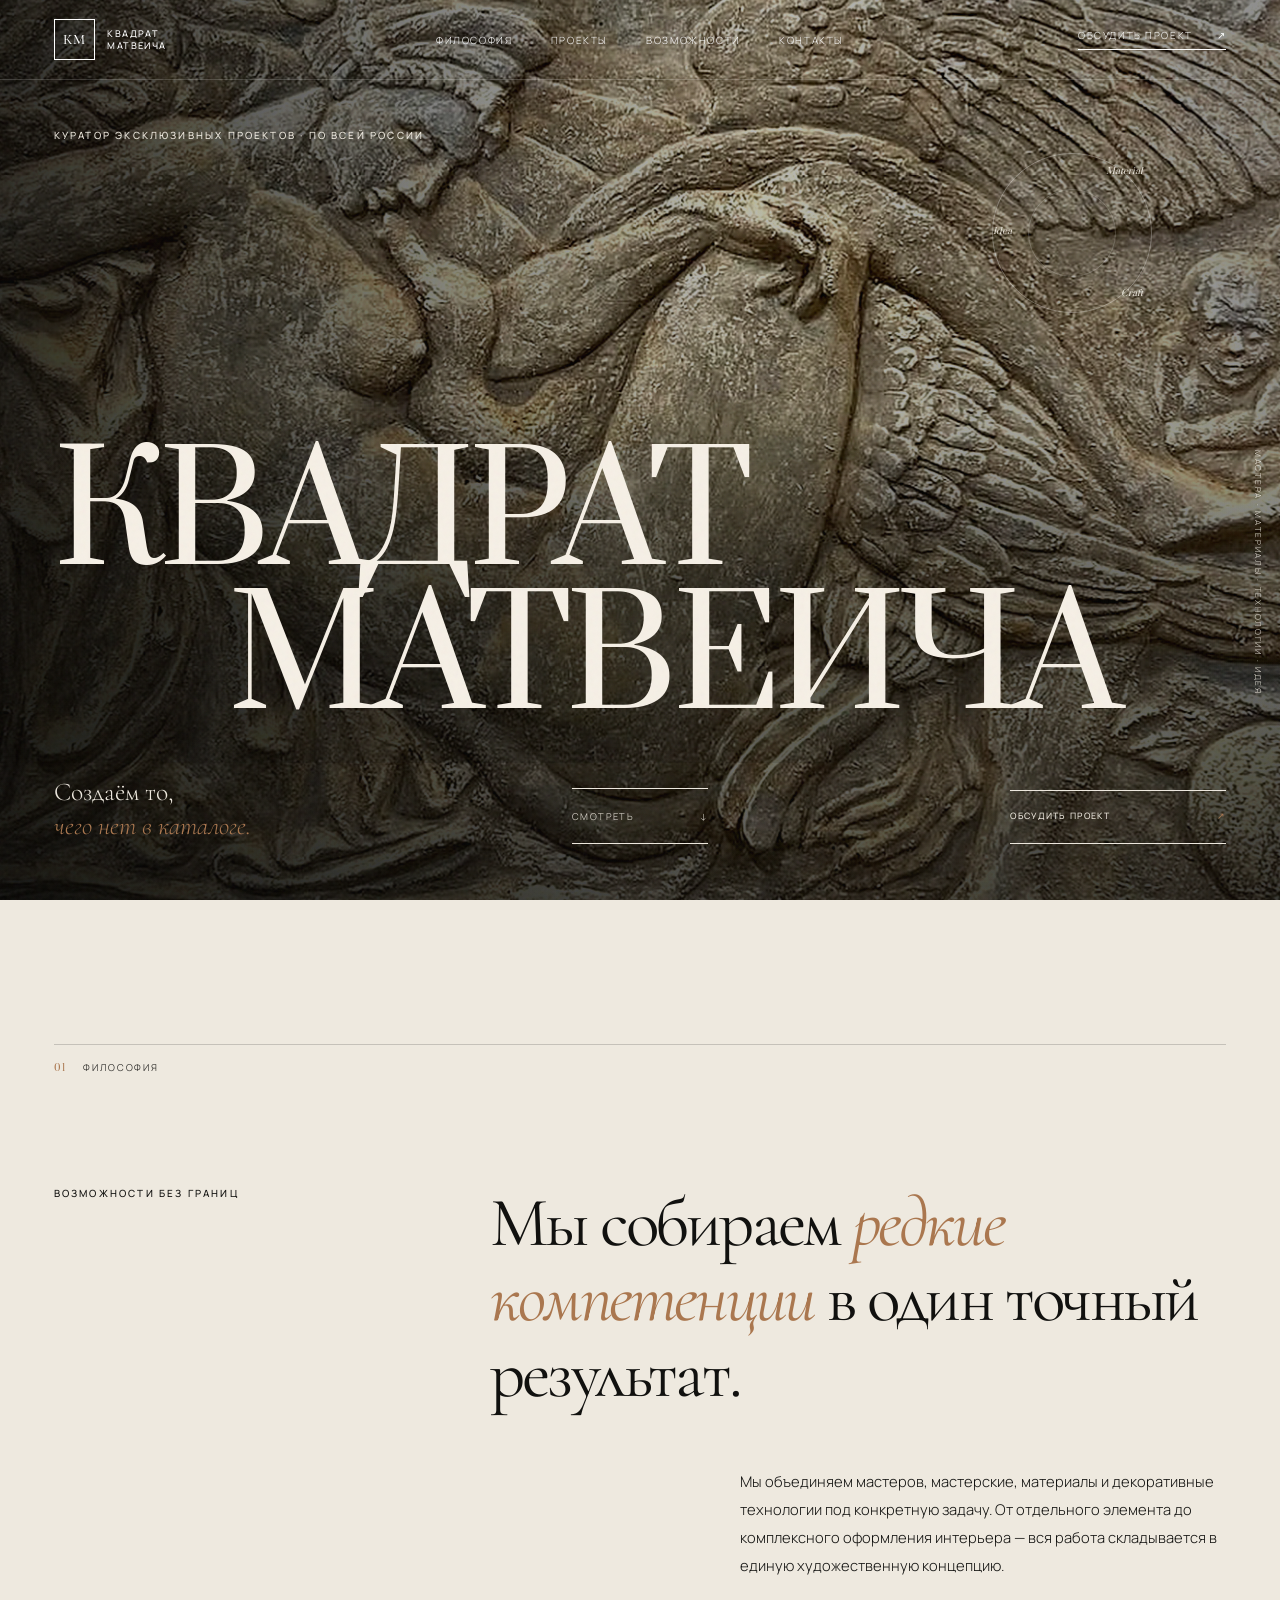
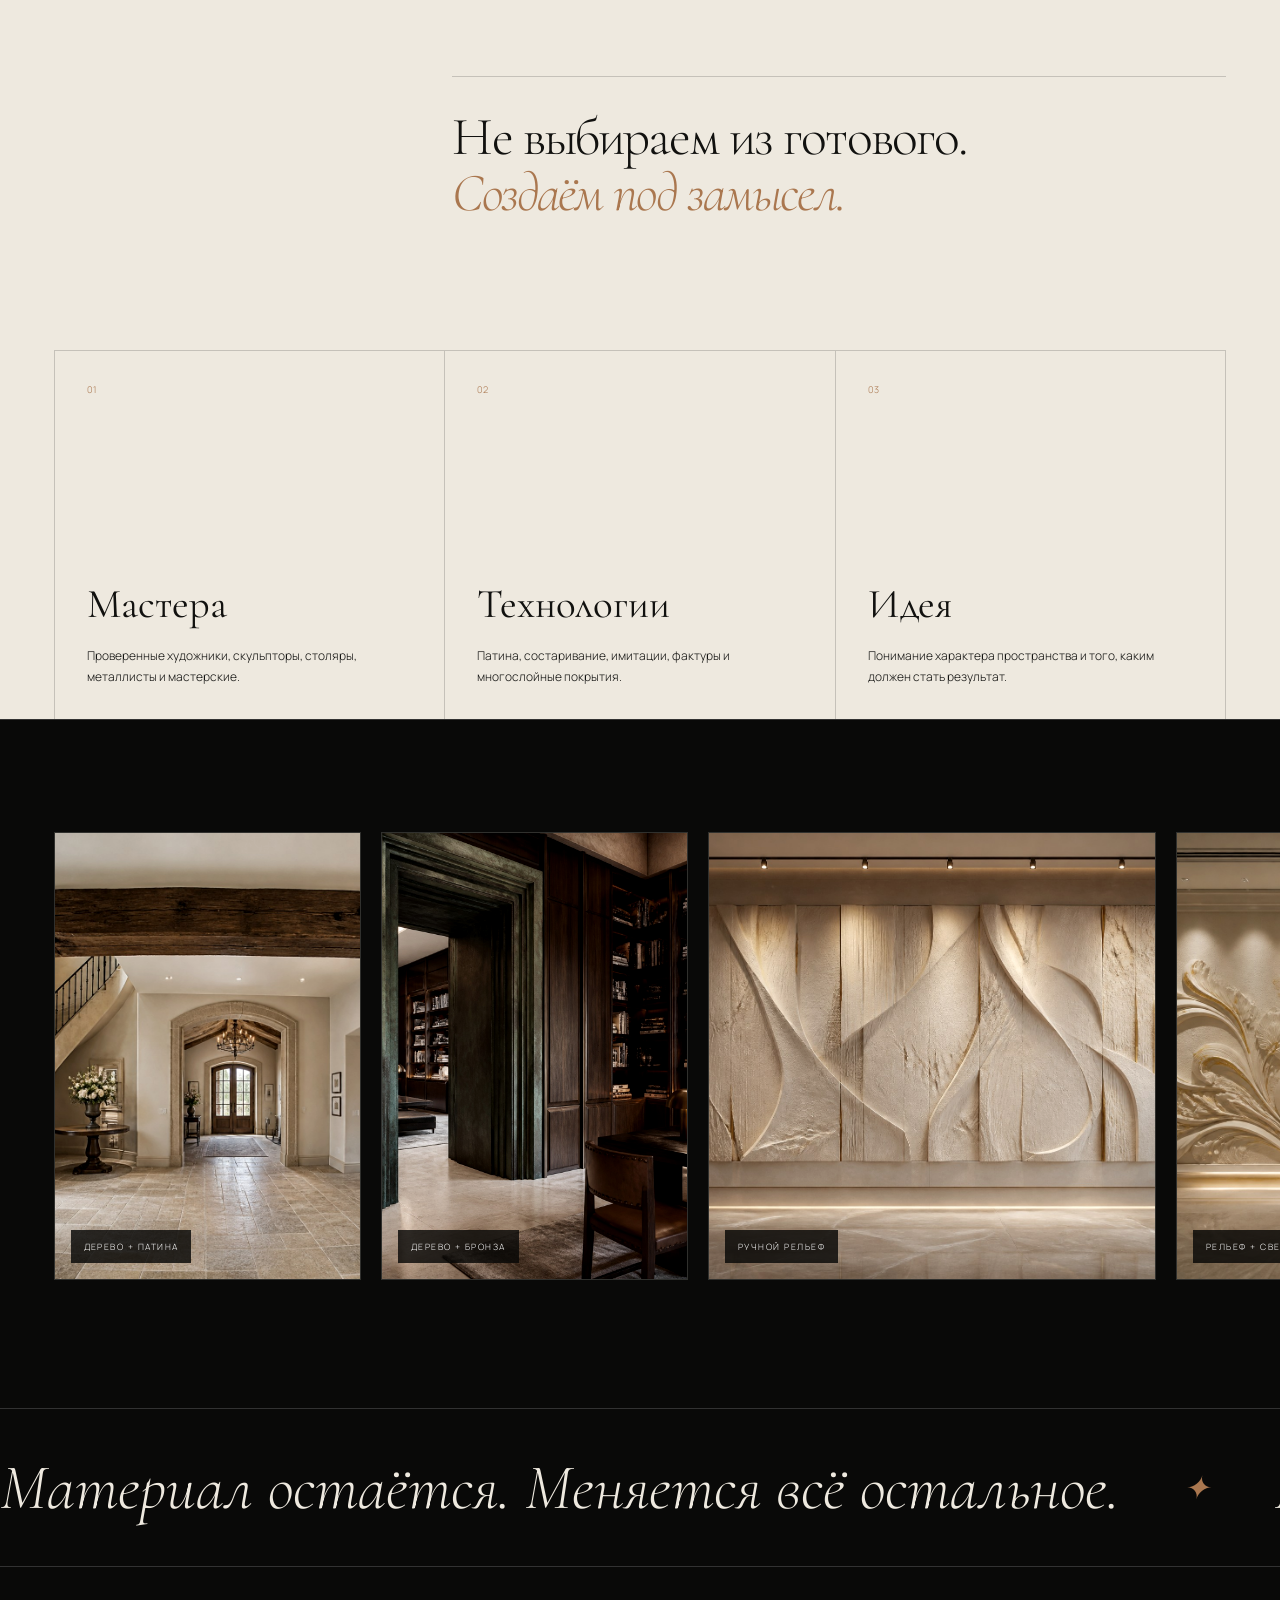
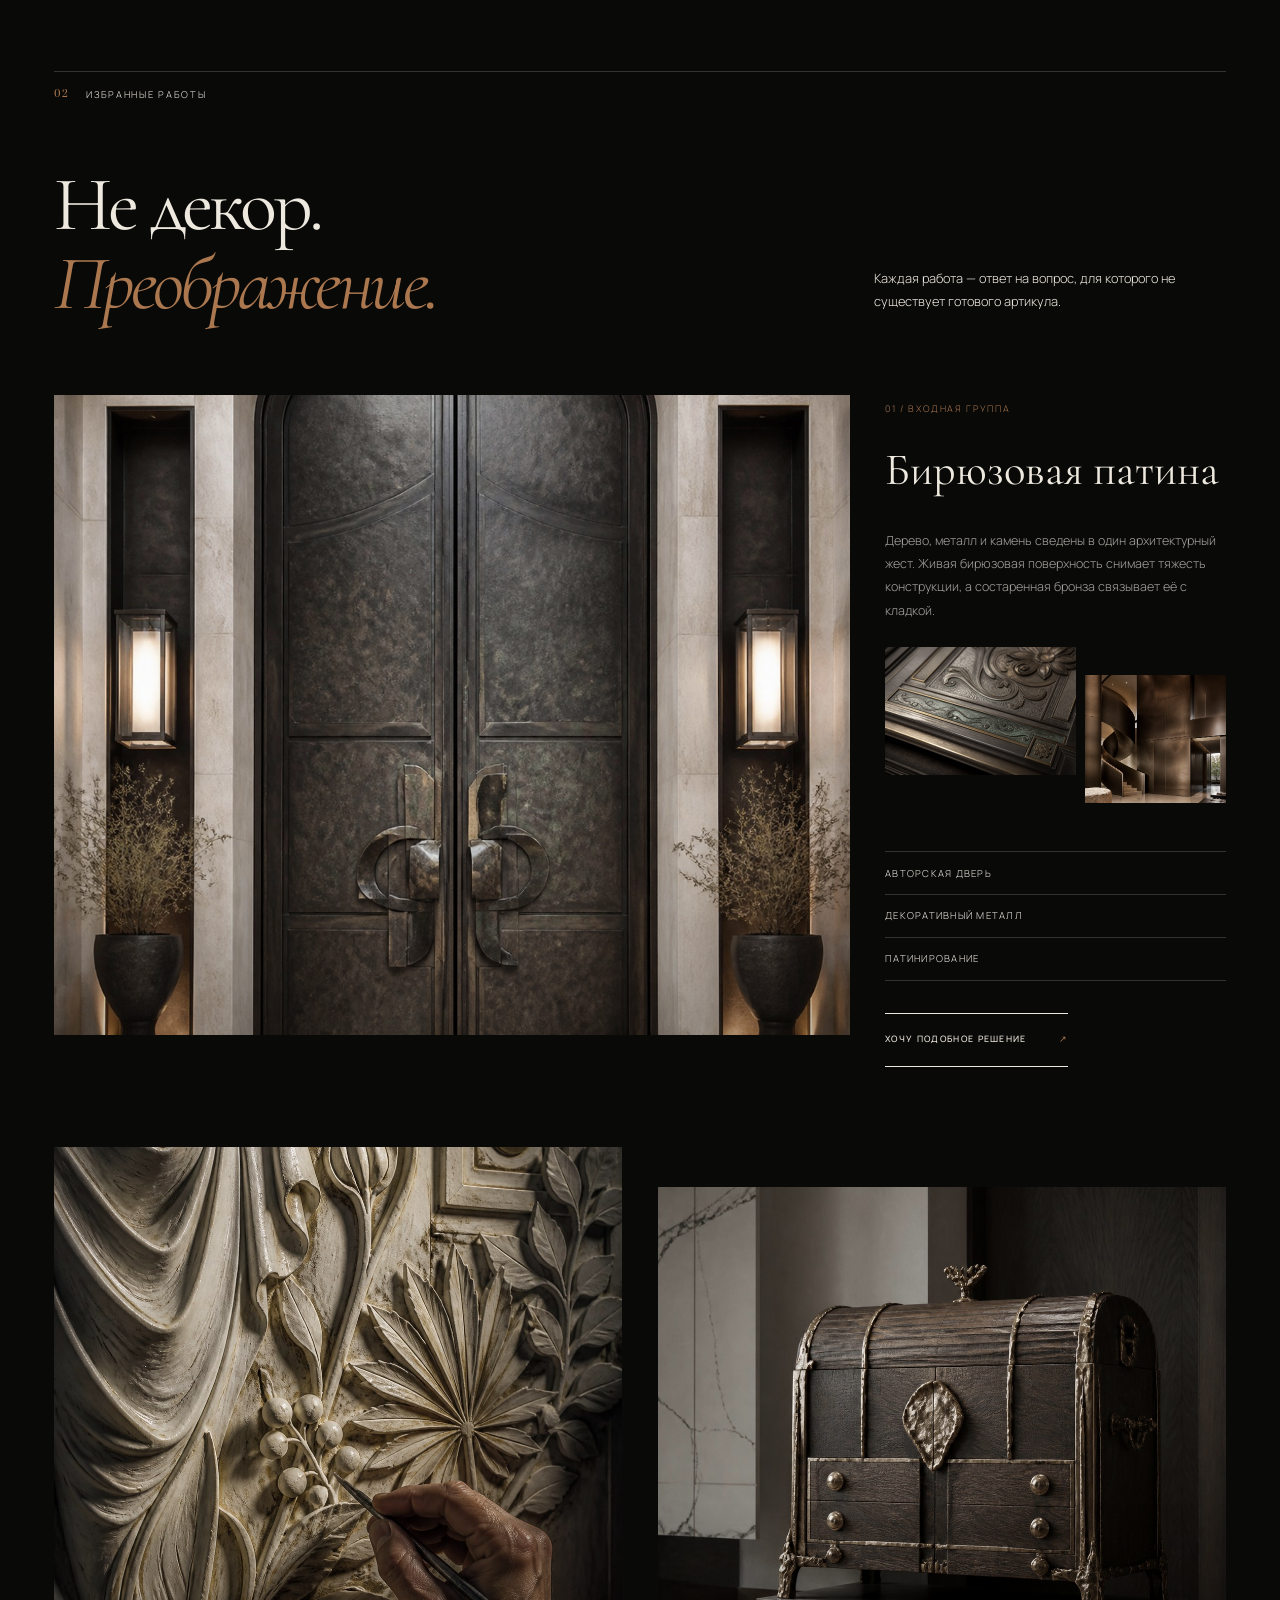
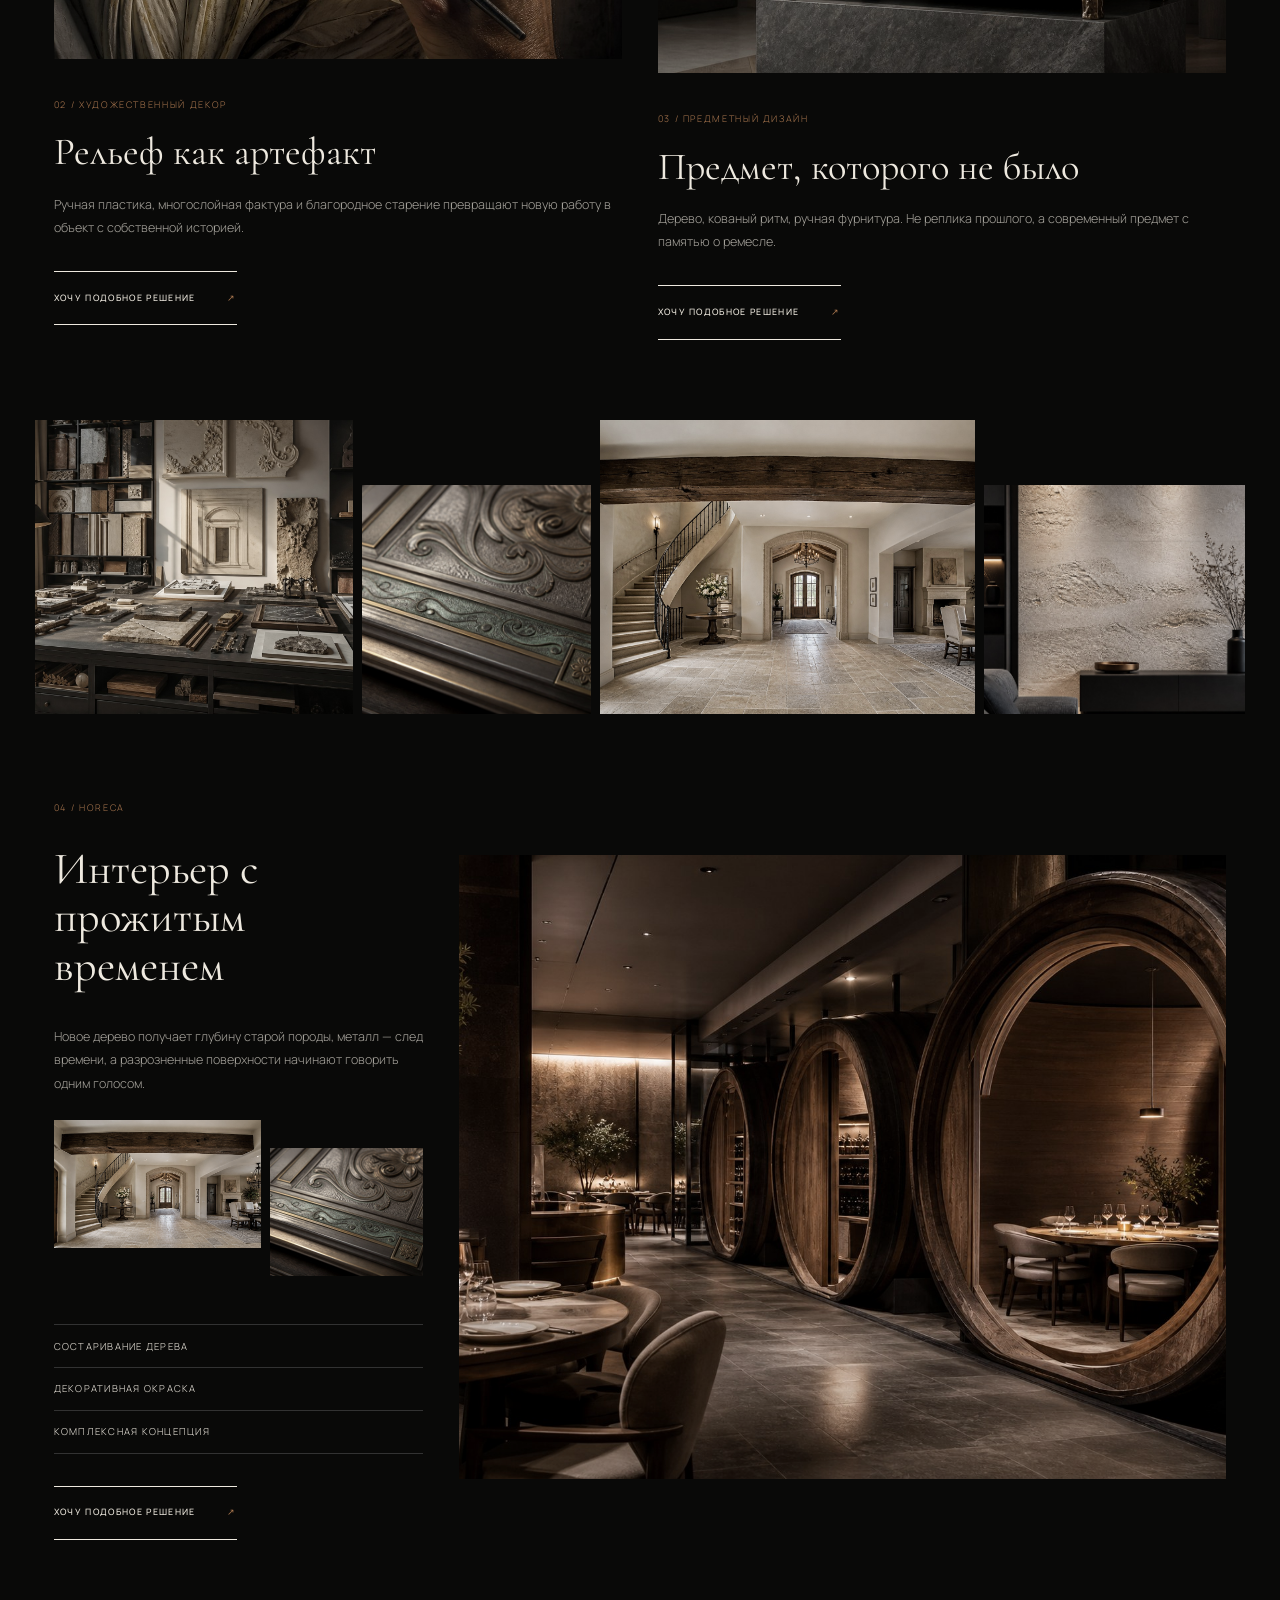
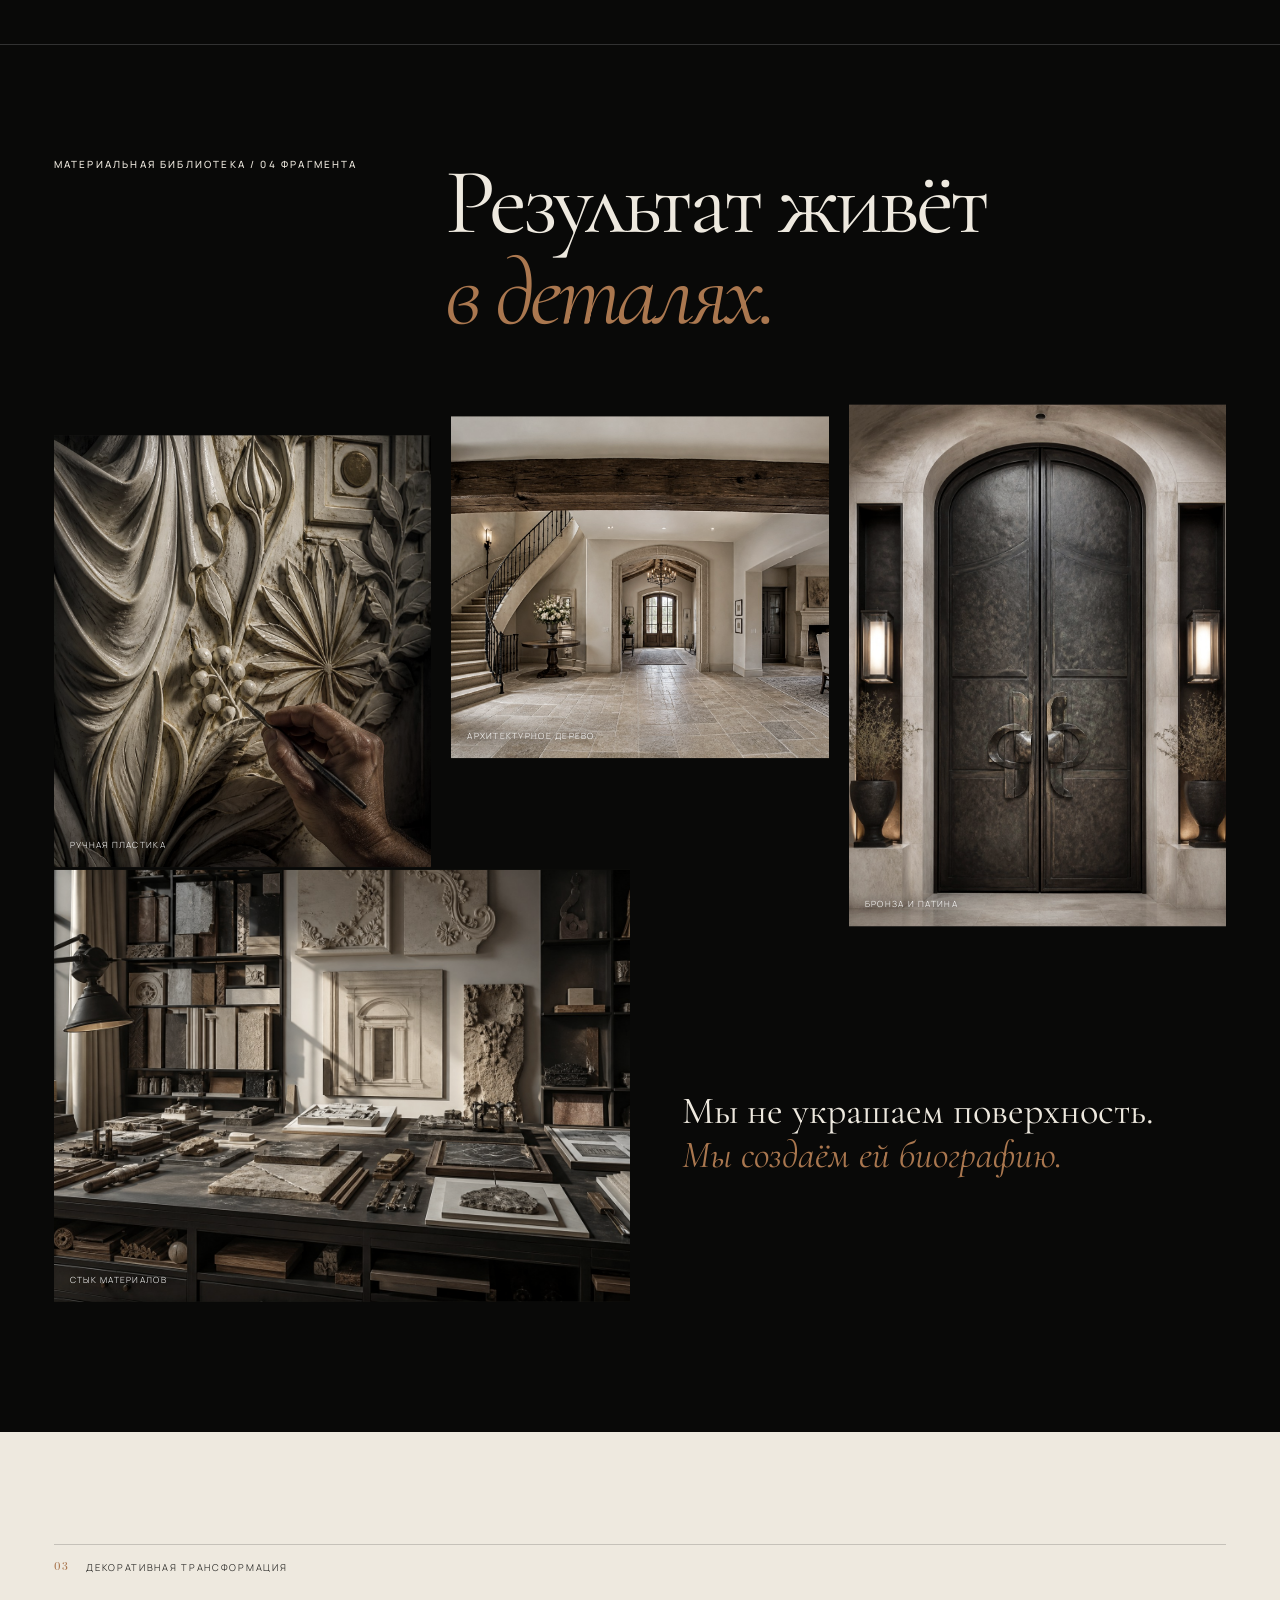
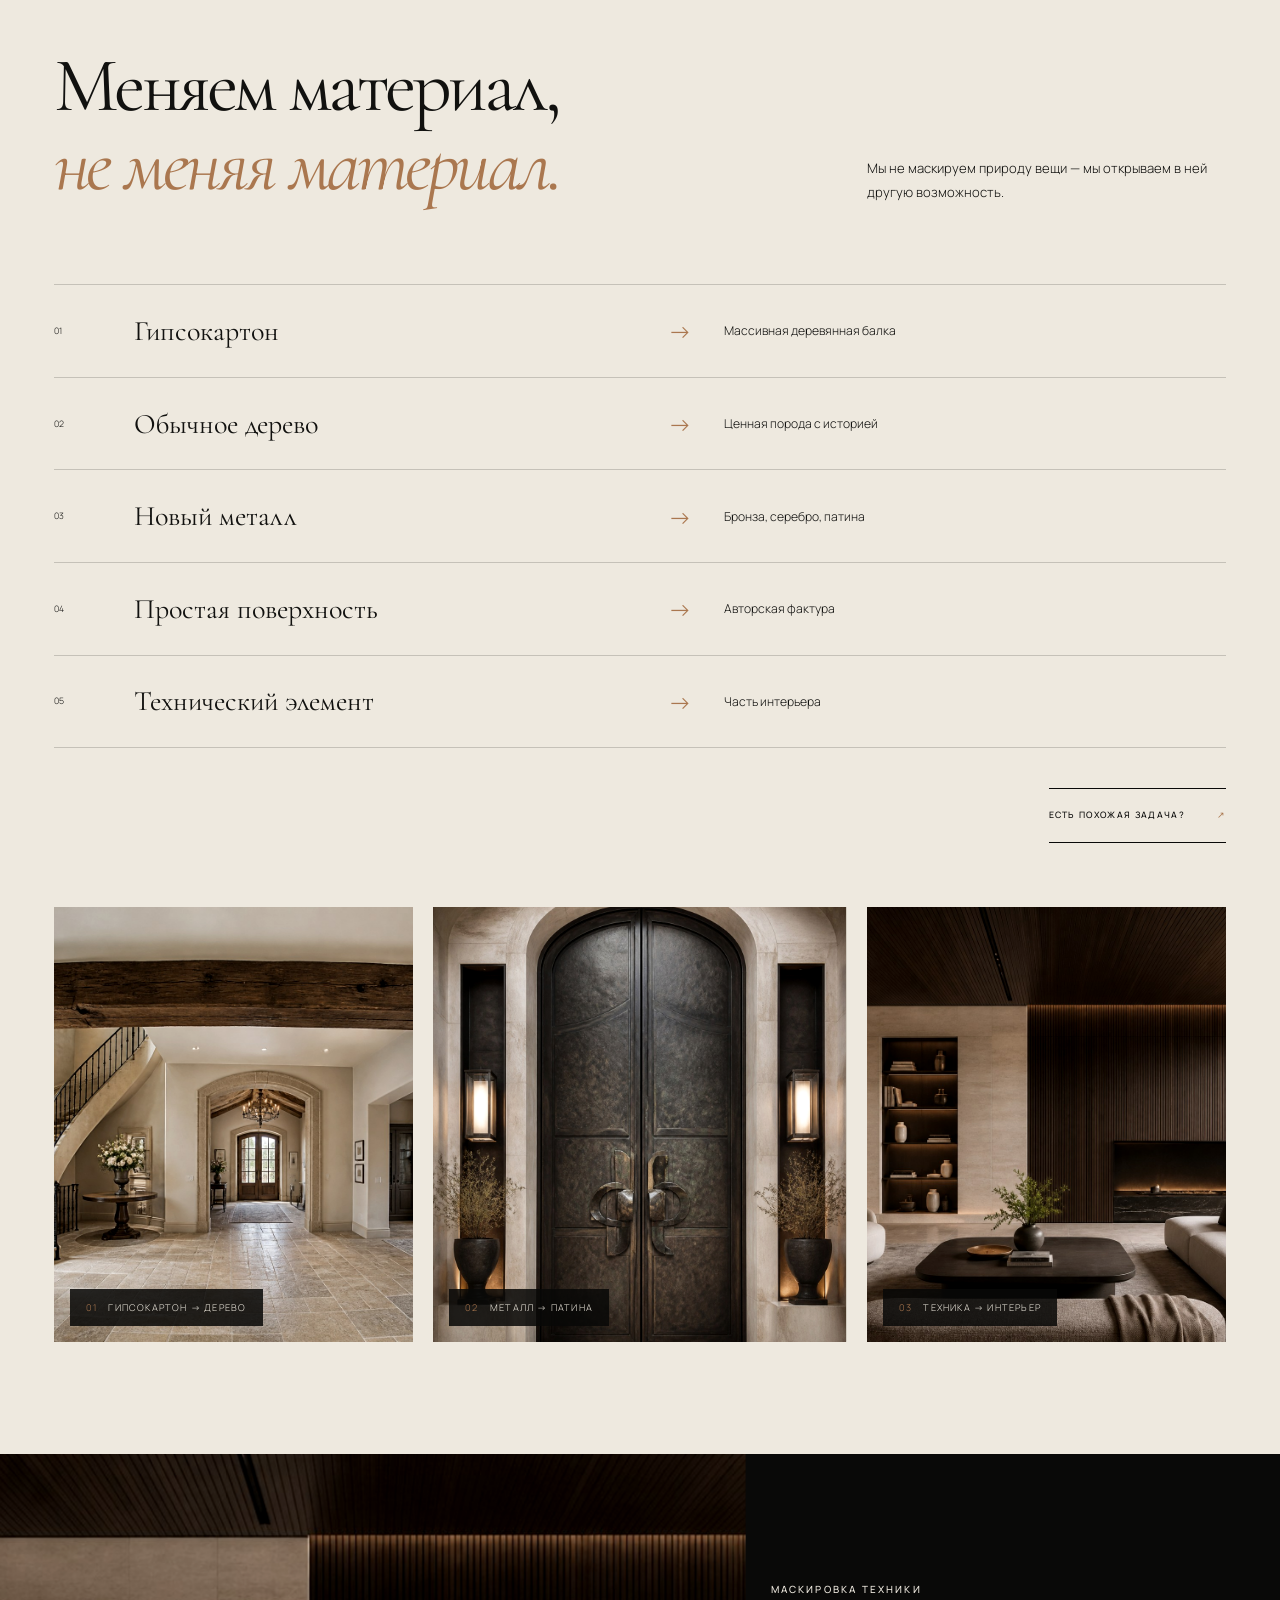
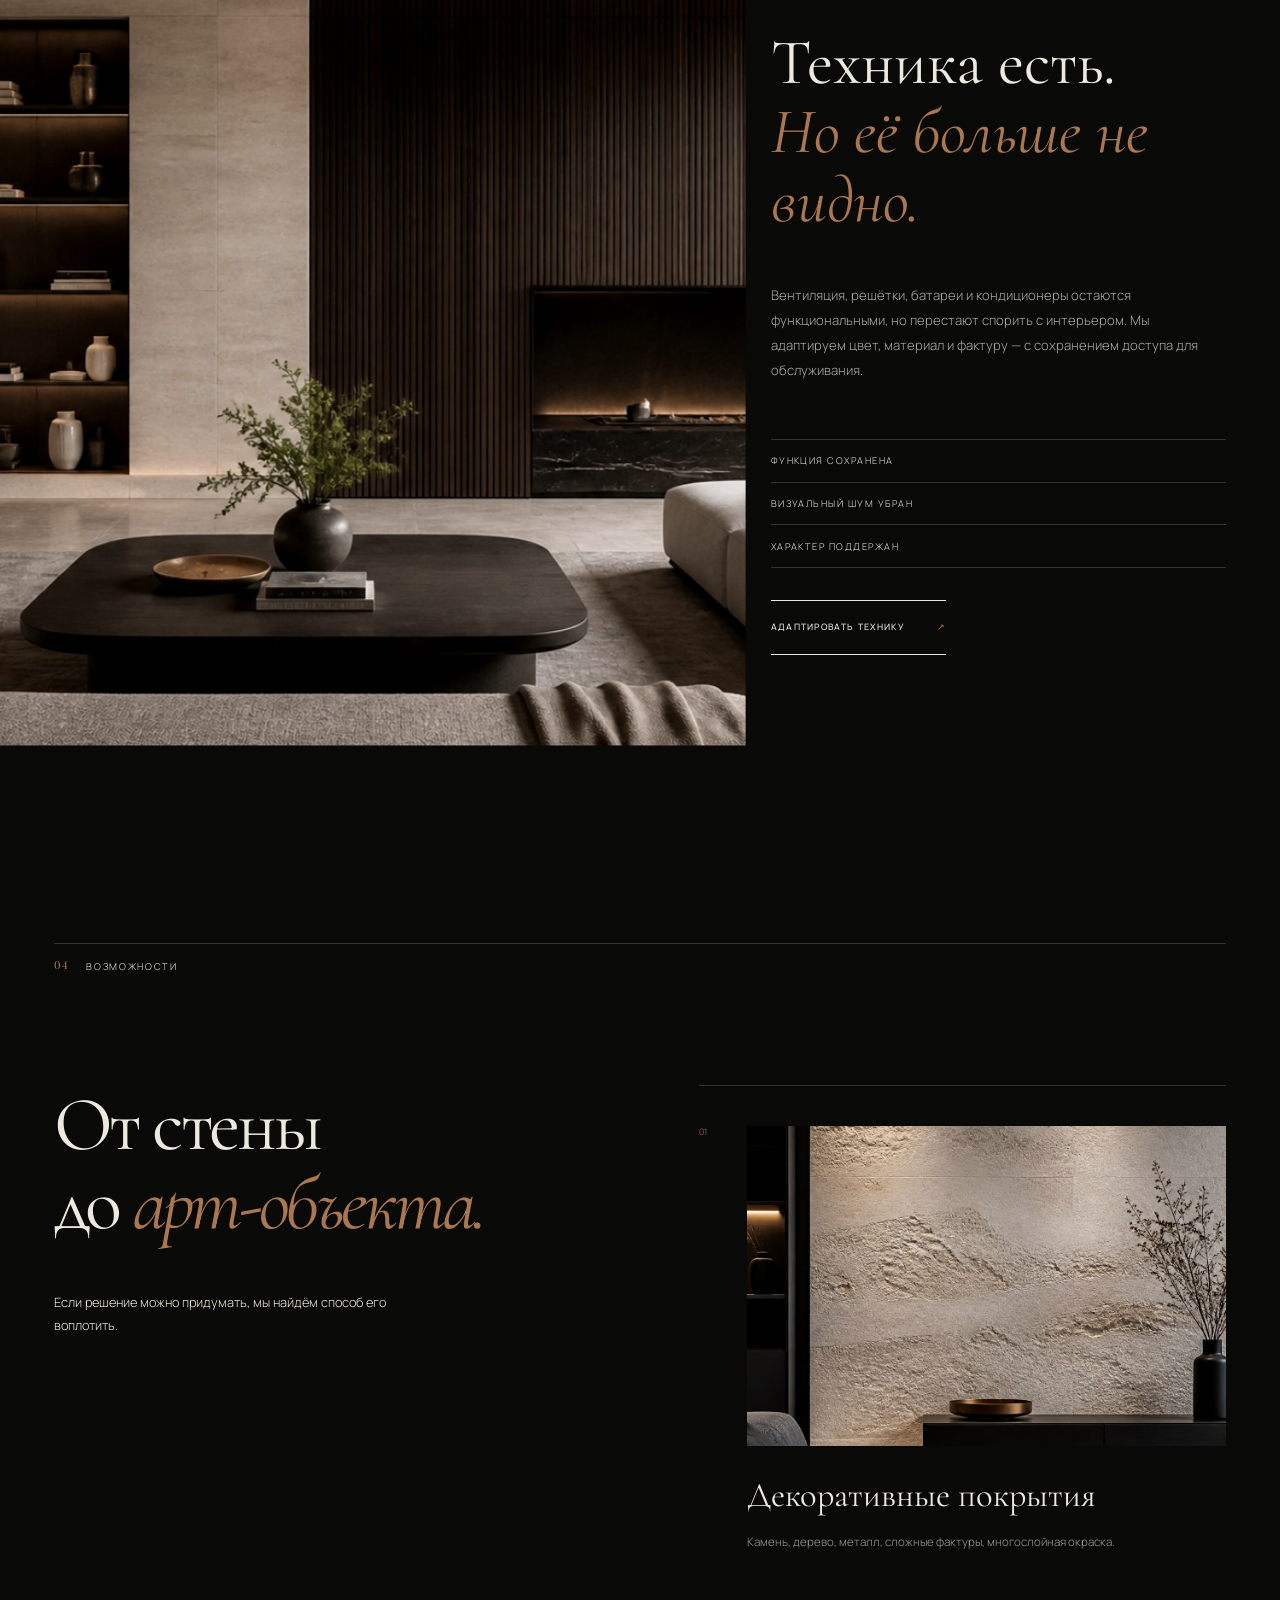
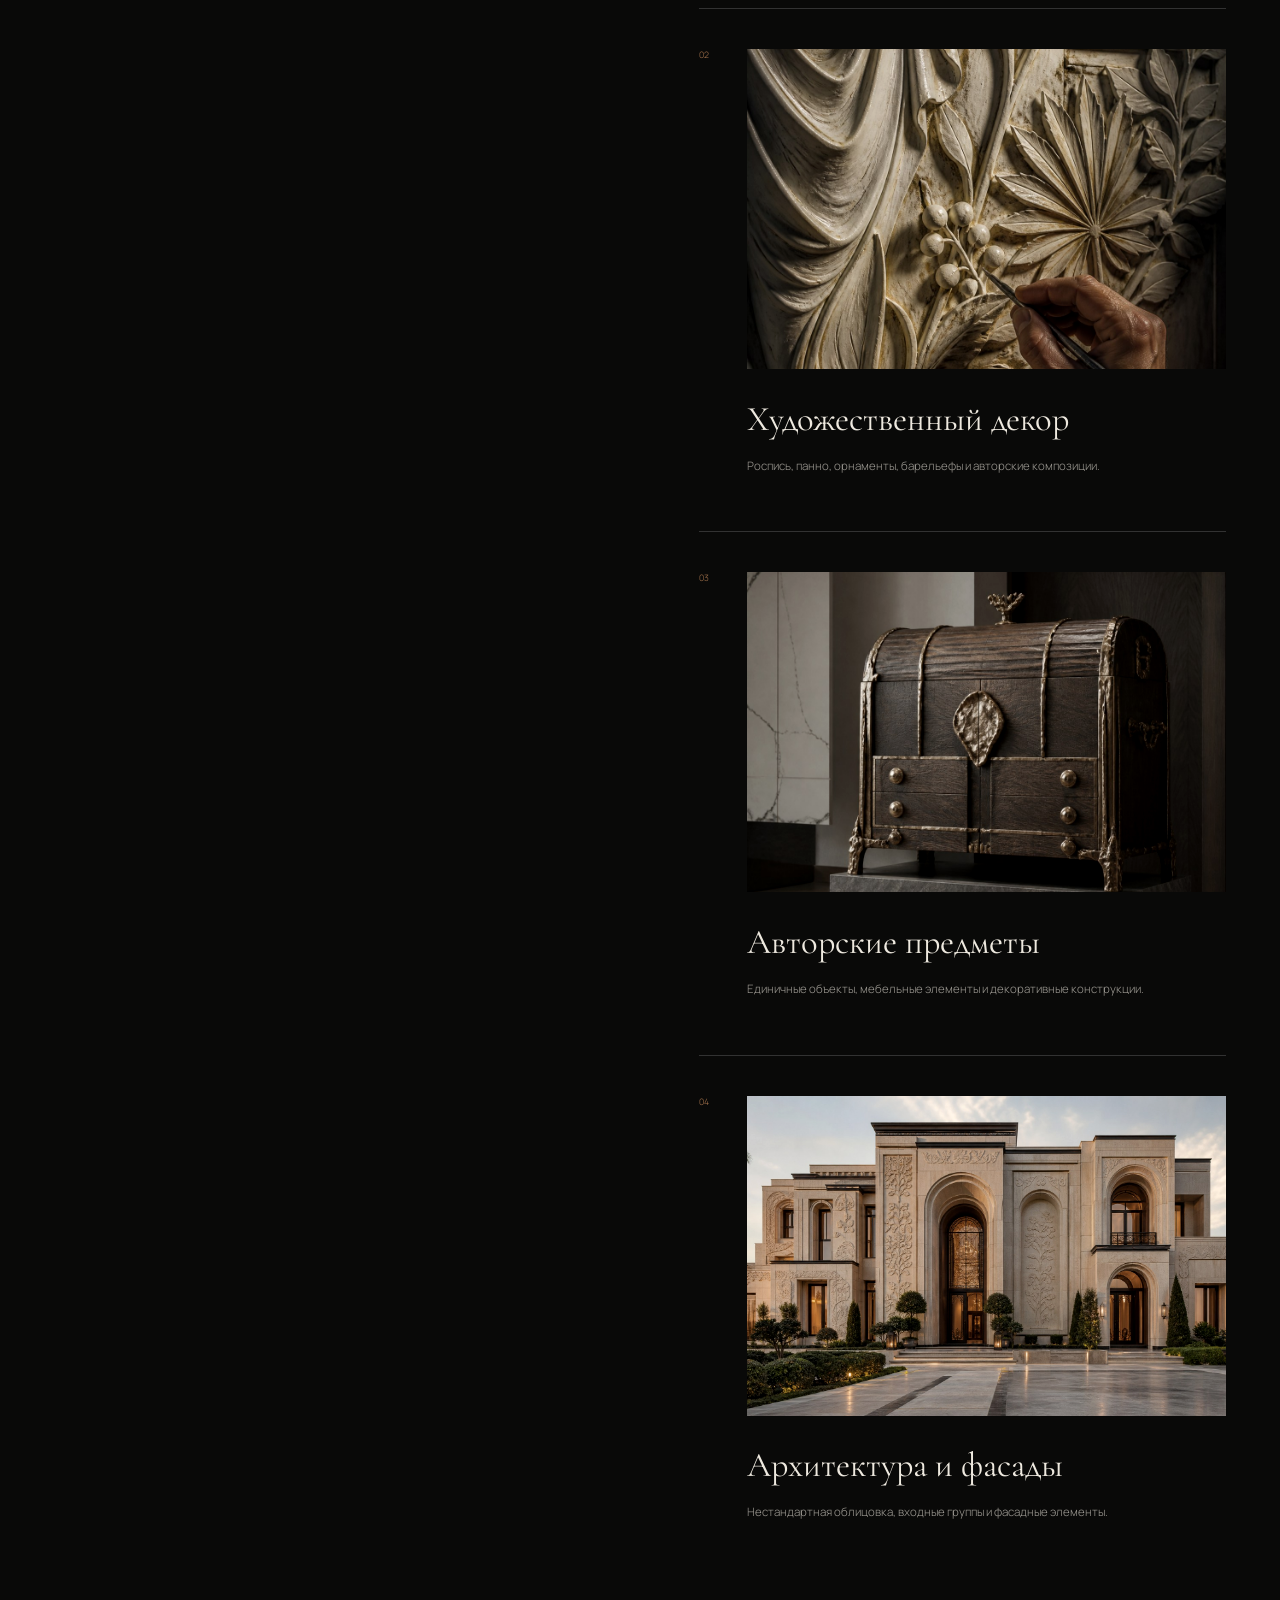
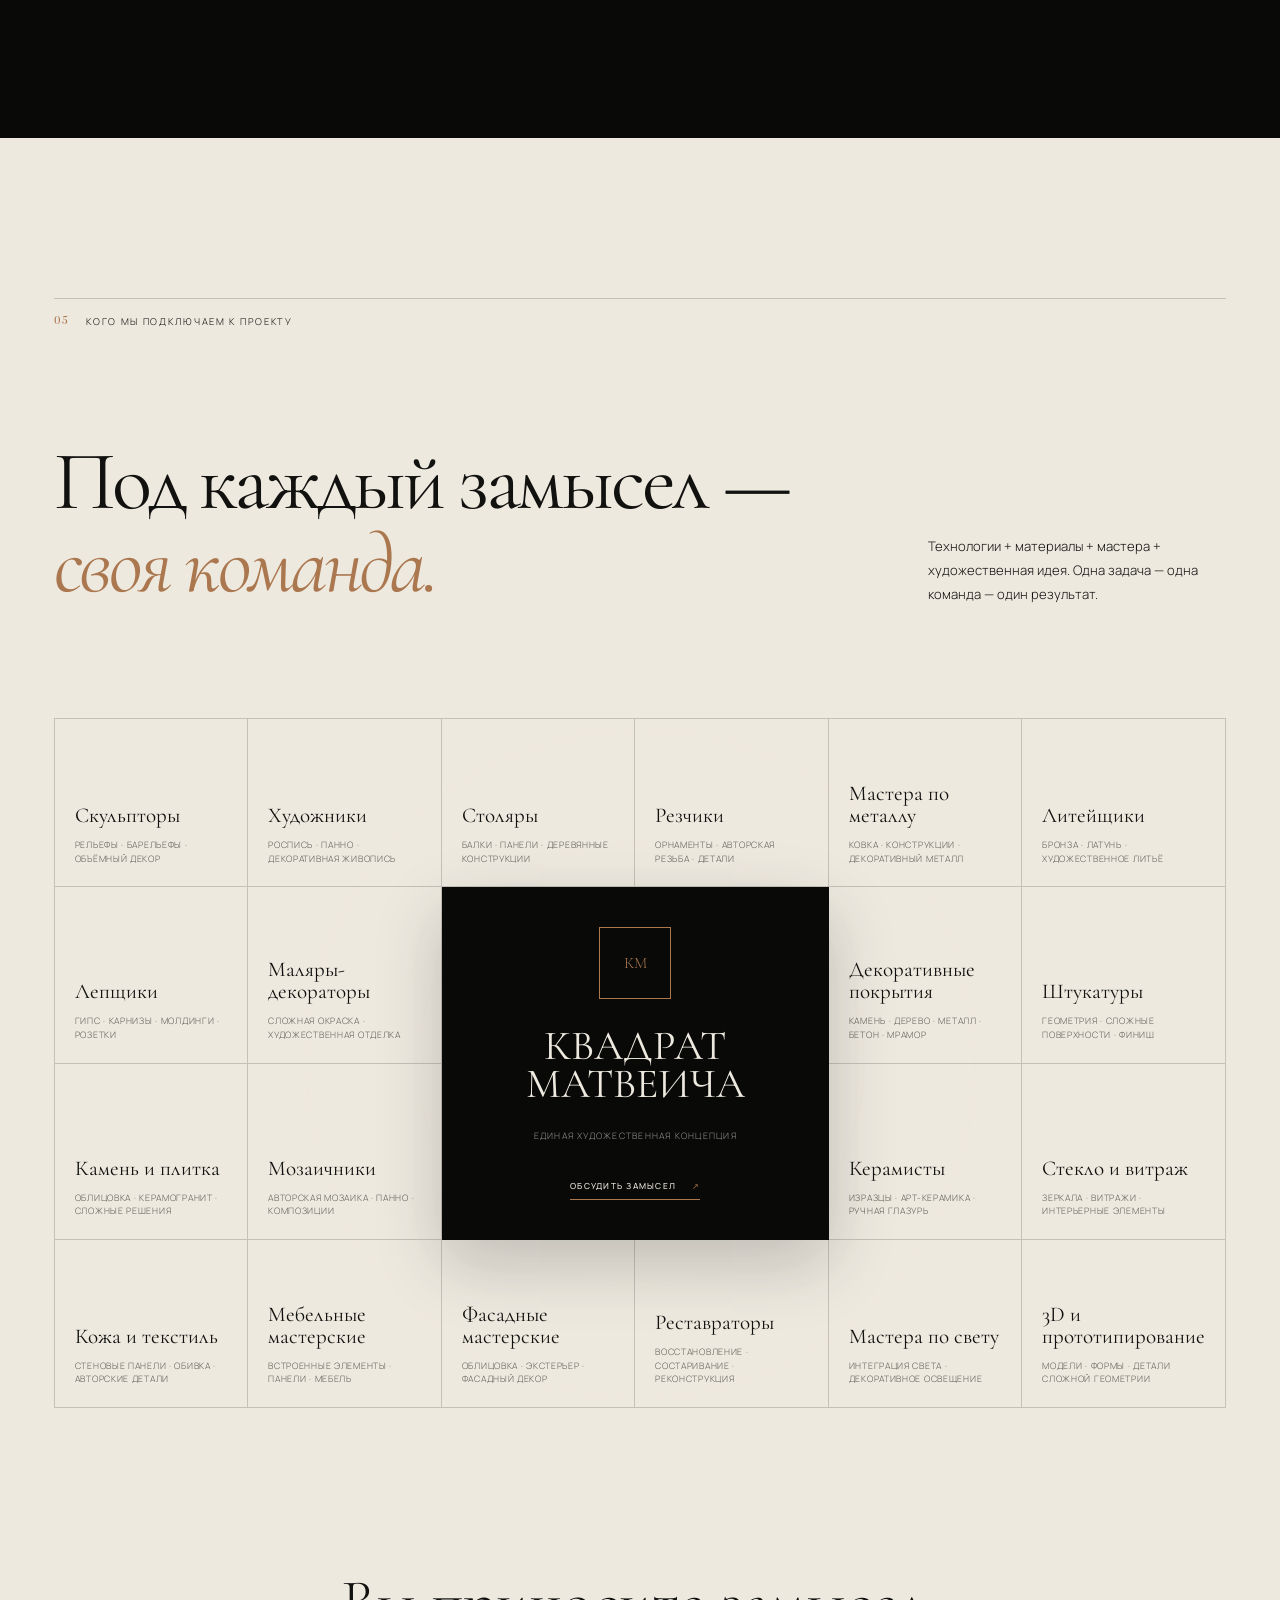
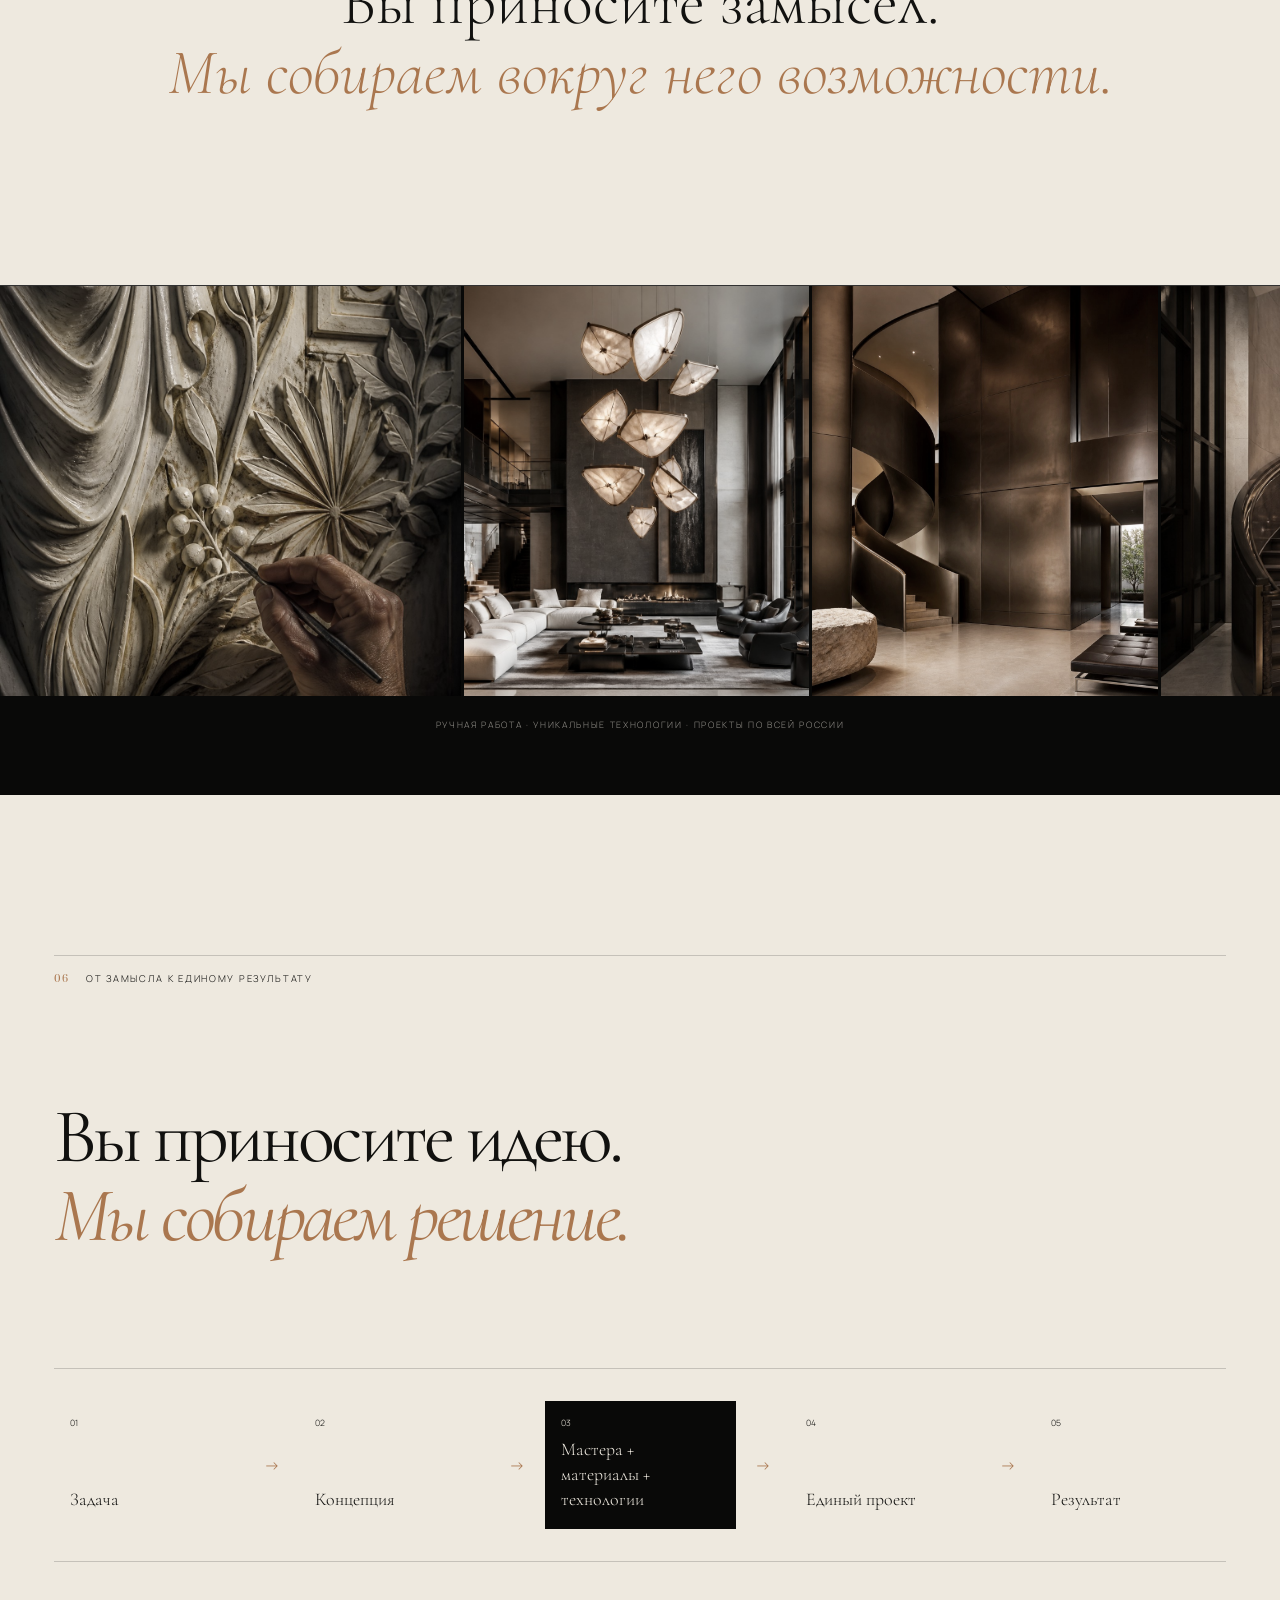
<file: index.html>
<!doctype html>
<html lang="ru"><head>
  <meta charset="utf-8"><meta name="viewport" content="width=device-width, initial-scale=1">
  <title>КВАДРАТ МАТВЕИЧА — куратор эксклюзивных проектов</title>
  <meta name="description" content="Декоративные технологии, редкие мастера и авторские решения для интерьеров и архитектуры. Создаём то, чего нет в каталоге.">
  <meta name="theme-color" content="#0a0a09"><meta property="og:type" content="website"><meta property="og:locale" content="ru_RU">
  <meta property="og:title" content="КВАДРАТ МАТВЕИЧА"><meta property="og:description" content="Создаём то, чего нет в каталоге.">
  <meta property="og:image" content="assets/generated/hero-relief-4k-v2.jpg">
  <link rel="canonical" href="https://kvadratmatveicha.ru/">
  <link rel="icon" href="assets/favicon.svg?v=2" type="image/svg+xml"><link rel="preconnect" href="https://fonts.googleapis.com"><link rel="preconnect" href="https://fonts.gstatic.com" crossorigin>
  <link href="https://fonts.googleapis.com/css2?family=Cormorant+Garamond:ital,wght@0,400;0,500;1,400;1,500&family=Manrope:wght@300;400;500;600&family=Prata&display=swap" rel="stylesheet"><link rel="stylesheet" href="styles.css?v=20260830-10"><script src="script.js?v=20260830-10" defer></script>
</head><body>
  <div class="noise" aria-hidden="true"></div><div class="cursor" aria-hidden="true"><span></span></div>
  <header class="header" data-header>
    <a class="logo" href="#top"><span class="logo-sign">КМ</span><span class="logo-name">КВАДРАТ<br>МАТВЕИЧА</span></a>
    <nav class="nav" id="nav" aria-label="Основная навигация"><a href="#philosophy">Философия</a><a href="#projects">Проекты</a><a href="#expertise">Возможности</a><a href="#contact">Контакты</a></nav>
    <a class="header-cta magnetic" href="#contact" data-open-contact><span>Обсудить проект</span><i>↗</i></a><button class="menu-button" type="button" aria-expanded="false" aria-controls="nav"><span></span><span></span><b class="sr-only">Открыть меню</b></button>
  </header>
  <main id="top">
    <section class="hero dark-section"><div class="hero-image parallax" data-speed="0.12"></div><div class="hero-wash"></div><div class="hero-orbit" aria-hidden="true"><span>Idea</span><span>Material</span><span>Craft</span></div>
      <div class="hero-content"><p class="overline split-reveal">Куратор эксклюзивных проектов · По всей России</p><h1 class="hero-title"><span class="title-line"><i>КВАДРАТ</i></span><span class="title-line indent"><i>МАТВЕИЧА</i></span></h1>
        <div class="hero-foot reveal"><p>Создаём то,<br><em>чего нет в каталоге.</em></p><div class="hero-actions"><a class="context-cta context-cta-light" href="#contact-dialog" data-open-contact data-contact-topic="Обсудить проект"><span>Обсудить проект</span><i>↗</i></a><a class="scroll-link magnetic" href="#philosophy"><span>Смотреть</span><i>↓</i></a></div></div></div><p class="hero-side">Мастера · Материалы · Технологии · Идея</p>
    </section>
    <section class="intro light-section" id="philosophy" data-contact-zone><div class="section-label reveal"><span>01</span><p>Философия</p></div>
      <div class="intro-grid"><p class="overline reveal">Возможности без границ</p><div><h2 class="statement reveal">Мы собираем <em>редкие компетенции</em> в один точный результат.</h2><p class="intro-text reveal">Мы объединяем мастеров, мастерские, материалы и декоративные технологии под конкретную задачу. От отдельного элемента до комплексного оформления интерьера — вся работа складывается в единую художественную концепцию.</p></div></div>
      <p class="intro-principle reveal">Не выбираем из готового.<br><em>Создаём под замысел.</em></p>
      <div class="pillars"><article class="pillar reveal"><span>01</span><h3>Мастера</h3><p>Проверенные художники, скульпторы, столяры, металлисты и мастерские.</p></article><article class="pillar reveal"><span>02</span><h3>Технологии</h3><p>Патина, состаривание, имитации, фактуры и многослойные покрытия.</p></article><article class="pillar reveal"><span>03</span><h3>Идея</h3><p>Понимание характера пространства и того, каким должен стать результат.</p></article></div>
    </section>
    <section class="portfolio-reel dark-section" aria-label="Панорама выполненных работ">
      <div class="reel-track">
        <figure class="reel-item tall"><img src="assets/generated/oak-beam-interior-v2.jpg" alt="Интерьер с балкой под массивное состаренное дерево" loading="lazy"><figcaption>Дерево + патина</figcaption></figure>
        <figure class="reel-item"><img src="assets/generated/editorial-wood-patina-v3.jpg" alt="Библиотека с деревом и патинированным порталом" loading="lazy"><figcaption>Дерево + бронза</figcaption></figure>
        <figure class="reel-item wide"><img src="assets/generated/relief-artifact-v2.jpg" alt="Монументальная художественная минеральная поверхность" loading="lazy"><figcaption>Ручной рельеф</figcaption></figure>
        <figure class="reel-item wide"><img src="assets/generated/editorial-relief-v3.jpg" alt="Художественный рельеф с ручной пластикой" loading="lazy"><figcaption>Рельеф + свет</figcaption></figure>
        <figure class="reel-item"><img src="assets/generated/bronze-interior-v2.jpg" alt="Интерьер с архитектурной бронзой" loading="lazy"><figcaption>Металл + интерьер</figcaption></figure>
        <figure class="reel-item tall"><img src="assets/generated/editorial-metal-interior-v3.jpg" alt="Интерьер со скульптурной бронзовой лестницей" loading="lazy"><figcaption>Бронза + архитектура</figcaption></figure>
        <figure class="reel-item tall"><img src="assets/generated/barrel-restaurant-v2.jpg" alt="Авторский интерьер ресторана" loading="lazy"><figcaption>HoReCa</figcaption></figure>
        <figure class="reel-item wide"><img src="assets/generated/editorial-horeca-v3.jpg" alt="Премиальный гостиничный лаунж с бронзовыми экранами" loading="lazy"><figcaption>Отели + рестораны</figcaption></figure>
      </div>
    </section>
    <section class="marquee dark-section" aria-label="Фирменный принцип"><div class="marquee-track"><span>Материал остаётся. Меняется всё остальное.</span><i>✦</i><span>Материал остаётся. Меняется всё остальное.</span><i>✦</i></div></section>
    <section class="projects dark-section" id="projects"><div class="section-label light reveal"><span>02</span><p>Избранные работы</p></div><div class="projects-head"><h2 class="reveal">Не декор.<br><em>Преображение.</em></h2><p class="reveal">Каждая работа — ответ на вопрос, для которого не существует готового артикула.</p></div>
      <div class="project project-feature" data-project><div class="project-media reveal-media"><img src="assets/generated/patina-gate-v2.jpg" alt="Авторская входная группа из бронзы с благородной патиной" loading="eager"></div><div class="project-info reveal"><span>01 / Входная группа</span><h3>Бирюзовая патина</h3><p>Дерево, металл и камень сведены в один архитектурный жест. Живая бирюзовая поверхность снимает тяжесть конструкции, а состаренная бронза связывает её с кладкой.</p><div class="project-detail-grid"><figure><img src="assets/generated/patina-detail-v2.jpg" alt="Деталь патинированной бронзы" loading="lazy"></figure><figure><img src="assets/generated/bronze-interior-v2.jpg" alt="Патинированный металл в интерьере" loading="lazy"></figure></div><ul><li>Авторская дверь</li><li>Декоративный металл</li><li>Патинирование</li></ul><button class="context-cta context-cta-light" type="button" data-open-contact data-contact-topic="Обсудить входную группу"><span>Хочу подобное решение</span><i>↗</i></button></div></div>
      <div class="project-pair"><article class="project-card" data-project><div class="project-media reveal-media"><img src="assets/generated/artisan-relief.jpg" alt="Художественный рельеф ручной работы" loading="lazy"></div><div class="project-caption reveal"><span>02 / Художественный декор</span><h3>Рельеф как артефакт</h3><p>Ручная пластика, многослойная фактура и благородное старение превращают новую работу в объект с собственной историей.</p><button class="context-cta context-cta-light" type="button" data-open-contact data-contact-topic="Обсудить художественный рельеф"><span>Хочу подобное решение</span><i>↗</i></button></div></article>
        <article class="project-card project-card-low" data-project><div class="project-media reveal-media"><img src="assets/generated/collectible-chest-v2.jpg" alt="Коллекционный предмет из дерева, бронзы и камня" loading="lazy"></div><div class="project-caption reveal"><span>03 / Предметный дизайн</span><h3>Предмет, которого не было</h3><p>Дерево, кованый ритм, ручная фурнитура. Не реплика прошлого, а современный предмет с памятью о ремесле.</p><button class="context-cta context-cta-light" type="button" data-open-contact data-contact-topic="Обсудить авторский предмет"><span>Хочу подобное решение</span><i>↗</i></button></div></article></div>
      <div class="project-material-ribbon" aria-label="Детали материалов"><figure class="reveal-media"><img src="assets/generated/project-atelier-v2.jpg" alt="Материалы и технологии проекта" loading="lazy"></figure><figure class="reveal-media"><img src="assets/generated/patina-detail-v2.jpg" alt="Авторская отделка бронзы" loading="lazy"></figure><figure class="reveal-media"><img src="assets/generated/oak-beam-interior-v2.jpg" alt="Состаренная древесина" loading="lazy"></figure><figure class="reveal-media"><img src="assets/generated/mineral-coating-v2.jpg" alt="Художественная минеральная поверхность" loading="lazy"></figure></div>
      <div class="project project-reverse" data-project><div class="project-media reveal-media"><img src="assets/generated/barrel-restaurant-v2.jpg" alt="Интерьер ресторана с состаренным деревом и бронзой" loading="lazy"></div><div class="project-info reveal"><span>04 / HoReCa</span><h3>Интерьер с прожитым временем</h3><p>Новое дерево получает глубину старой породы, металл — след времени, а разрозненные поверхности начинают говорить одним голосом.</p><div class="project-detail-grid"><figure><img src="assets/generated/oak-beam-interior-v2.jpg" alt="Состаренная дубовая балка" loading="lazy"></figure><figure><img src="assets/generated/patina-detail-v2.jpg" alt="Бронзовая патина" loading="lazy"></figure></div><ul><li>Состаривание дерева</li><li>Декоративная окраска</li><li>Комплексная концепция</li></ul><button class="context-cta context-cta-light" type="button" data-open-contact data-contact-topic="Обсудить интерьер HoReCa"><span>Хочу подобное решение</span><i>↗</i></button></div></div>
    </section>
    <section class="visual-essay dark-section" aria-label="Фактуры и детали проектов">
      <div class="essay-heading reveal"><p class="overline">Материальная библиотека / 04 фрагмента</p><h2>Результат живёт<br><em>в деталях.</em></h2></div>
      <div class="essay-grid">
        <figure class="essay-a drift" data-drift="-22"><img src="assets/generated/artisan-relief.jpg" alt="Мастер вручную завершает художественный рельеф" loading="lazy"><figcaption>Ручная пластика</figcaption></figure>
        <figure class="essay-c drift" data-drift="-14"><img src="assets/generated/oak-beam-interior-v2.jpg" alt="Интерьер с состаренной дубовой балкой" loading="lazy"><figcaption>Архитектурное дерево</figcaption></figure>
        <figure class="essay-d drift" data-drift="25"><img src="assets/generated/patina-gate-v2.jpg" alt="Авторская входная группа из бронзы с благородной патиной" loading="lazy"><figcaption>Бронза и патина</figcaption></figure>
        <figure class="essay-f drift" data-drift="12"><img src="assets/generated/project-atelier-v2.jpg" alt="Сочетание камня, дерева, металла и минеральной поверхности" loading="lazy"><figcaption>Стык материалов</figcaption></figure>
        <blockquote class="essay-quote reveal">Мы не украшаем поверхность.<br><em>Мы создаём ей биографию.</em></blockquote>
      </div>
    </section>
    <section class="transformation light-section" id="expertise"><div class="section-label reveal"><span>03</span><p>Декоративная трансформация</p></div><div class="transformation-top"><h2 class="reveal">Меняем материал,<br><em>не меняя материал.</em></h2><p class="reveal">Мы не маскируем природу вещи — мы открываем в ней другую возможность.</p></div>
      <div class="transform-rows"><article class="transform-row reveal" data-image="assets/generated/oak-beam-interior-v2.jpg"><span>01</span><h3>Гипсокартон</h3><i>→</i><p>Массивная деревянная балка</p></article><article class="transform-row reveal" data-image="assets/generated/collectible-chest-v2.jpg"><span>02</span><h3>Обычное дерево</h3><i>→</i><p>Ценная порода с историей</p></article><article class="transform-row reveal" data-image="assets/generated/patina-gate-v2.jpg"><span>03</span><h3>Новый металл</h3><i>→</i><p>Бронза, серебро, патина</p></article><article class="transform-row reveal" data-image="assets/generated/mineral-coating-v2.jpg"><span>04</span><h3>Простая поверхность</h3><i>→</i><p>Авторская фактура</p></article><article class="transform-row reveal" data-image="assets/generated/concealed-engineering-v2.jpg"><span>05</span><h3>Технический элемент</h3><i>→</i><p>Часть интерьера</p></article></div>
      <button class="context-cta context-cta-dark transform-cta reveal" type="button" data-open-contact data-contact-topic="Обсудить трансформацию материала"><span>Есть похожая задача?</span><i>↗</i></button>
      <div class="transform-showcase">
        <figure class="reveal-media"><img src="assets/generated/oak-beam-interior-v2.jpg" alt="Балка с декоративной отделкой под массивное дерево" loading="lazy"><figcaption><span>01</span> Гипсокартон → дерево</figcaption></figure>
        <figure class="reveal-media"><img src="assets/generated/patina-gate-v2.jpg" alt="Авторская патина на бронзовой входной группе" loading="lazy"><figcaption><span>02</span> Металл → патина</figcaption></figure>
        <figure class="reveal-media"><img src="assets/generated/concealed-engineering-v2.jpg" alt="Инженерия, интегрированная в интерьер" loading="lazy"><figcaption><span>03</span> Техника → интерьер</figcaption></figure>
      </div>
      <div class="hover-preview" aria-hidden="true"><img src="assets/generated/oak-beam-interior-v2.jpg" alt=""></div>
    </section>
    <section class="conceal dark-section"><div class="conceal-media parallax" data-speed="0.08"><img src="assets/generated/concealed-engineering-v2.jpg" alt="Вентиляция и инженерные элементы, незаметно интегрированные в интерьер" loading="lazy"></div><div class="conceal-copy reveal"><p class="overline">Маскировка техники</p><h2>Техника есть.<br><em>Но её больше не видно.</em></h2><p>Вентиляция, решётки, батареи и кондиционеры остаются функциональными, но перестают спорить с интерьером. Мы адаптируем цвет, материал и фактуру — с сохранением доступа для обслуживания.</p><div class="tags"><span>Функция сохранена</span><span>Визуальный шум убран</span><span>Характер поддержан</span></div><button class="context-cta context-cta-light" type="button" data-open-contact data-contact-topic="Адаптировать технику под интерьер"><span>Адаптировать технику</span><i>↗</i></button></div></section>
    <section class="capabilities dark-section"><div class="section-label light reveal"><span>04</span><p>Возможности</p></div><div class="capability-grid"><div class="capability-intro reveal"><h2>От стены<br>до <em>арт-объекта.</em></h2><p>Если решение можно придумать, мы найдём способ его воплотить.</p></div><div class="capability-list"><article class="reveal"><span>01</span><figure class="capability-thumb"><img src="assets/generated/mineral-coating-v2.jpg" alt="Минеральная декоративная поверхность" loading="lazy"></figure><h3>Декоративные покрытия</h3><p>Камень, дерево, металл, сложные фактуры, многослойная окраска.</p></article><article class="reveal"><span>02</span><figure class="capability-thumb"><img src="assets/generated/artisan-relief.jpg" alt="Авторский художественный рельеф" loading="lazy"></figure><h3>Художественный декор</h3><p>Роспись, панно, орнаменты, барельефы и авторские композиции.</p></article><article class="reveal"><span>03</span><figure class="capability-thumb"><img src="assets/generated/collectible-chest-v2.jpg" alt="Коллекционный предмет из состаренного дерева и бронзы" loading="lazy"></figure><h3>Авторские предметы</h3><p>Единичные объекты, мебельные элементы и декоративные конструкции.</p></article><article class="reveal"><span>04</span><figure class="capability-thumb"><img src="assets/generated/relief-villa-v2.jpg" alt="Цельный фасад с художественным рельефом" loading="lazy"></figure><h3>Архитектура и фасады</h3><p>Нестандартная облицовка, входные группы и фасадные элементы.</p></article></div></div></section>
    <section class="master-network light-section" data-contact-zone>
      <div class="section-label reveal"><span>05</span><p>Кого мы подключаем к проекту</p></div>
      <div class="network-head"><h2 class="reveal">Под каждый замысел —<br><em>своя команда.</em></h2><p class="reveal">Технологии + материалы + мастера + художественная идея. Одна задача — одна команда — один результат.</p></div>
      <div class="network-map">
        <article class="network-node reveal" data-craft-image="assets/generated/artisan-relief.jpg"><h3>Скульпторы</h3><p>Рельефы · барельефы · объёмный декор</p></article>
        <article class="network-node reveal" data-craft-image="assets/generated/craft-artists.jpg"><h3>Художники</h3><p>Роспись · панно · декоративная живопись</p></article>
        <article class="network-node reveal" data-craft-image="assets/generated/editorial-wood-patina-v3.jpg"><h3>Столяры</h3><p>Балки · панели · деревянные конструкции</p></article>
        <article class="network-node reveal" data-craft-image="assets/generated/craft-woodcarvers.jpg"><h3>Резчики</h3><p>Орнаменты · авторская резьба · детали</p></article>
        <div class="network-hub reveal" role="button" tabindex="0" data-open-contact aria-label="Обсудить замысел с КВАДРАТ МАТВЕИЧА"><div class="network-hub-default"><span>КМ</span><h3>КВАДРАТ<br>МАТВЕИЧА</h3><p>Единая художественная концепция</p><b class="network-hub-cta">Обсудить замысел <i>↗</i></b></div><img class="network-hub-image" src="assets/generated/artisan-relief.jpg" alt="" loading="lazy"><div class="network-hub-caption"><small>Нажать · обсудить замысел</small><strong data-hub-title>Скульпторы</strong></div></div>
        <article class="network-node reveal" data-craft-image="assets/generated/bronze-interior-v2.jpg"><h3>Мастера по металлу</h3><p>Ковка · конструкции · декоративный металл</p></article>
        <article class="network-node reveal" data-craft-image="assets/generated/craft-casters.jpg"><h3>Литейщики</h3><p>Бронза · латунь · художественное литьё</p></article>
        <article class="network-node reveal" data-craft-image="assets/generated/craft-stucco.jpg"><h3>Лепщики</h3><p>Гипс · карнизы · молдинги · розетки</p></article>
        <article class="network-node reveal" data-craft-image="assets/generated/craft-painters.jpg"><h3>Маляры-декораторы</h3><p>Сложная окраска · художественная отделка</p></article>
        <article class="network-node reveal" data-craft-image="assets/generated/mineral-coating-v2.jpg"><h3>Декоративные покрытия</h3><p>Камень · дерево · металл · бетон · мрамор</p></article>
        <article class="network-node reveal" data-craft-image="assets/generated/craft-plaster.jpg"><h3>Штукатуры</h3><p>Геометрия · сложные поверхности · финиш</p></article>
        <article class="network-node reveal" data-craft-image="assets/generated/craft-stone.jpg"><h3>Камень и плитка</h3><p>Облицовка · керамогранит · сложные решения</p></article>
        <article class="network-node reveal" data-craft-image="assets/generated/craft-mosaic.jpg"><h3>Мозаичники</h3><p>Авторская мозаика · панно · композиции</p></article>
        <article class="network-node reveal" data-craft-image="assets/generated/craft-ceramics.jpg"><h3>Керамисты</h3><p>Изразцы · арт-керамика · ручная глазурь</p></article>
        <article class="network-node reveal" data-craft-image="assets/generated/craft-glass.jpg"><h3>Стекло и витраж</h3><p>Зеркала · витражи · интерьерные элементы</p></article>
        <article class="network-node reveal" data-craft-image="assets/generated/craft-leather.jpg"><h3>Кожа и текстиль</h3><p>Стеновые панели · обивка · авторские детали</p></article>
        <article class="network-node reveal" data-craft-image="assets/generated/collectible-chest-v2.jpg"><h3>Мебельные мастерские</h3><p>Встроенные элементы · панели · мебель</p></article>
        <article class="network-node reveal" data-craft-image="assets/generated/relief-villa-v2.jpg"><h3>Фасадные мастерские</h3><p>Облицовка · экстерьер · фасадный декор</p></article>
        <article class="network-node reveal" data-craft-image="assets/generated/craft-restoration.jpg"><h3>Реставраторы</h3><p>Восстановление · состаривание · реконструкция</p></article>
        <article class="network-node reveal" data-craft-image="assets/generated/editorial-horeca-v3.jpg"><h3>Мастера по свету</h3><p>Интеграция света · декоративное освещение</p></article>
        <article class="network-node reveal" data-craft-image="assets/generated/project-atelier-v2.jpg"><h3>3D и прототипирование</h3><p>Модели · формы · детали сложной геометрии</p></article>
      </div>
      <p class="network-note reveal">Вы приносите замысел.<br><em>Мы собираем вокруг него возможности.</em></p>
    </section>
    <section class="work-band dark-section" aria-label="Ещё примеры работ">
      <div class="work-band-track">
        <img src="assets/generated/artisan-relief.jpg" alt="Художественный рельеф" loading="lazy">
        <img src="assets/generated/work-sculptural-light-v4.jpg" alt="Скульптурный свет из бронзы и алебастра" loading="lazy">
        <img src="assets/generated/bronze-interior-v2.jpg" alt="Интерьер с патинированным металлом" loading="lazy">
        <img src="assets/generated/work-oak-staircase-v4.jpg" alt="Авторская лестница из дерева и бронзы" loading="lazy">
        <img src="assets/generated/patina-gate-v2.jpg" alt="Авторская входная группа" loading="lazy">
        <img src="assets/generated/work-relief-facade-v4.jpg" alt="Фасад с художественным рельефом в вечернем свете" loading="lazy">
        <img src="assets/generated/collectible-chest-v2.jpg" alt="Коллекционный предмет" loading="lazy">
        <img src="assets/generated/work-fireplace-v4.jpg" alt="Каминная композиция из камня и бронзы" loading="lazy">
        <img src="assets/generated/relief-villa-v2.jpg" alt="Фасадная работа" loading="lazy">
        <img src="assets/generated/work-private-dining-v4.jpg" alt="Частная столовая с авторским стеклом и светом" loading="lazy">
      </div>
      <p>Ручная работа · Уникальные технологии · Проекты по всей России</p>
    </section>
    <section class="process light-section" data-contact-zone><div class="section-label reveal"><span>06</span><p>От замысла к единому результату</p></div><h2 class="reveal">Вы приносите идею.<br><em>Мы собираем решение.</em></h2><div class="process-line reveal"><div><small>01</small><span>Задача</span></div><i>→</i><div><small>02</small><span>Концепция</span></div><i>→</i><div class="active"><small>03</small><span>Мастера +<br>материалы + технологии</span></div><i>→</i><div><small>04</small><span>Единый проект</span></div><i>→</i><div><small>05</small><span>Результат</span></div></div><blockquote class="reveal">«Придумали —<br><em>найдём, кто сделает.</em>»</blockquote></section>
    <section class="audience dark-section"><div class="audience-image" aria-live="polite"><img class="is-active" src="assets/generated/audience-residence-v5.jpg" alt="Эксклюзивная частная резиденция" loading="lazy"><img src="assets/generated/audience-architecture-v5.jpg" alt="Монументальный архитектурный интерьер" loading="lazy"><img src="assets/generated/audience-hospitality-v5.jpg" alt="Авторский интерьер ресторана и отеля" loading="lazy"><img src="assets/generated/audience-gallery-v5.jpg" alt="Премиальная бутик-галерея" loading="lazy"><img src="assets/generated/audience-office-v5.jpg" alt="Премиальный офис и библиотека коллекционера" loading="lazy"><div class="audience-counter"><span data-audience-current>01</span><i></i><span>05</span></div></div><div class="audience-copy"><div class="section-label light reveal"><span>07</span><p>Для кого</p></div><h2 class="reveal">Для тех, кому<br><em>обычного недостаточно.</em></h2><div class="audience-list reveal"><span class="is-active" data-audience-slide="0">Частные резиденции</span><span data-audience-slide="1">Дизайнеры интерьеров</span><span data-audience-slide="1">Архитекторы</span><span data-audience-slide="2">Рестораны и отели</span><span data-audience-slide="3">Бутики и галереи</span><span data-audience-slide="4">Премиальные офисы</span></div><button class="context-cta context-cta-light audience-cta reveal" type="button" data-open-contact data-contact-topic="Обсудить частную резиденцию"><span data-audience-cta>Обсудить частную резиденцию</span><i>↗</i></button></div></section>
  </main>
  <footer id="contact"><div class="footer-glow" aria-hidden="true"></div><p class="overline reveal">Начать разговор</p><h2 class="reveal">Создадим то,<br><em>чего нет в каталоге.</em></h2><a class="big-cta magnetic reveal" href="#contact-dialog" data-open-contact><span>Обсудить проект</span><i>↗</i></a><div class="footer-bottom"><a class="logo" href="#top"><span class="logo-sign">КМ</span><span class="logo-name">КВАДРАТ<br>МАТВЕИЧА</span></a><div class="contacts"><a href="https://wa.me/79381122423" target="_blank" rel="noopener">WhatsApp ↗</a><a href="https://max.ru/:share?text=%D0%9F%D0%BE%D1%81%D0%BC%D0%BE%D1%82%D1%80%D0%B8%D1%82%D0%B5%20%D1%81%D0%B0%D0%B9%D1%82%20%C2%AB%D0%9A%D0%92%D0%90%D0%94%D0%A0%D0%90%D0%A2%20%D0%9C%D0%90%D0%A2%D0%92%D0%95%D0%98%D0%A7%D0%90%C2%BB%3A%20https%3A%2F%2Fkvadrat-matveicha.vercel.app" target="_blank" rel="noopener">MAX ↗</a><a href="tel:+79381122423">+7 938 112-24-23</a></div><p>Проекты по всей России<br>© <span data-year></span> КВАДРАТ МАТВЕИЧА</p></div></footer>
  <button class="lead-trigger" type="button" data-open-contact data-contact-topic="Обсудить проект" aria-label="Обсудить проект с КВАДРАТ МАТВЕИЧА"><span>Обсудить проект</span><i>↗</i></button>
  <dialog class="contact-dialog" id="contact-dialog" aria-labelledby="contact-title">
    <div class="contact-panel">
      <button class="contact-close" type="button" data-close-contact aria-label="Закрыть окно"><span></span><span></span></button>
      <div class="contact-index" aria-hidden="true"><span>КМ</span><small>Связь / 01</small></div>
      <div class="contact-copy">
        <p class="overline" data-contact-context>Связаться с нами</p>
        <h2 id="contact-title">Выберите,<br><em>как вам удобно.</em></h2>
        <p>Можно без технического задания. Достаточно фотографии, референса или пары фраз — мы поймём, какие мастера и технологии нужны.</p>
      </div>
      <div class="contact-actions">
        <a class="contact-phone" href="tel:+79381122423"><small>Позвонить</small><strong>+7 938 112-24-23</strong><i>↗</i></a>
        <a href="https://max.ru/:share?text=%D0%A5%D0%BE%D1%87%D1%83%20%D0%BE%D0%B1%D1%81%D1%83%D0%B4%D0%B8%D1%82%D1%8C%20%D0%BF%D1%80%D0%BE%D0%B5%D0%BA%D1%82%20%D1%81%20%C2%AB%D0%9A%D0%B2%D0%B0%D0%B4%D1%80%D0%B0%D1%82%D0%BE%D0%BC%20%D0%9C%D0%B0%D1%82%D0%B2%D0%B5%D0%B5%D0%B2%D0%B8%D1%87%D0%B0%C2%BB%3A%20https%3A%2F%2Fkvadrat-matveicha.vercel.app" target="_blank" rel="noopener"><span>MAX</span><small>Написать в мессенджере</small><i>↗</i></a>
        <a href="https://wa.me/79381122423?text=%D0%A5%D0%BE%D1%87%D1%83%20%D0%BE%D0%B1%D1%81%D1%83%D0%B4%D0%B8%D1%82%D1%8C%20%D0%BF%D1%80%D0%BE%D0%B5%D0%BA%D1%82%20%D1%81%20%C2%AB%D0%9A%D0%B2%D0%B0%D0%B4%D1%80%D0%B0%D1%82%D0%BE%D0%BC%20%D0%9C%D0%B0%D1%82%D0%B2%D0%B5%D0%B5%D0%B2%D0%B8%D1%87%D0%B0%C2%BB" target="_blank" rel="noopener"><span>WhatsApp</span><small>Написать сейчас</small><i>↗</i></a>
      </div>
      <p class="contact-foot">Проекты по всей России · Отвечаем лично</p>
    </div>
  </dialog>
</body></html>
</file>
<file: styles.css>
:root{--black:#090908;--graphite:#151512;--ivory:#eee9df;--paper:#dcd5c8;--bronze:#aa774f;--acid:#91a597;--line-dark:rgba(15,15,12,.18);--line-light:rgba(255,255,255,.17);--pad:clamp(1.25rem,4.2vw,5rem)}
*{box-sizing:border-box}html{scroll-behavior:smooth;background:var(--black)}body{margin:0;background:var(--ivory);color:#11110f;font-family:Manrope,Arial,sans-serif;font-weight:300;overflow-x:hidden}body.menu-open{overflow:hidden}a{color:inherit;text-decoration:none}h1,h2,h3,p,blockquote{margin:0}h1,h2,h3,blockquote{font-family:Prata,Georgia,serif;font-weight:400}em{font-style:italic;color:var(--bronze)}img{display:block;width:100%;height:100%;object-fit:cover}.sr-only{position:absolute;width:1px;height:1px;padding:0;margin:-1px;overflow:hidden;clip:rect(0,0,0,0);white-space:nowrap;border:0}.noise{position:fixed;inset:0;z-index:999;pointer-events:none;opacity:.045;background-image:url("data:image/svg+xml,%3Csvg viewBox='0 0 180 180' xmlns='http://www.w3.org/2000/svg'%3E%3Cfilter id='n'%3E%3CfeTurbulence type='fractalNoise' baseFrequency='.9' numOctaves='4' stitchTiles='stitch'/%3E%3C/filter%3E%3Crect width='100%25' height='100%25' filter='url(%23n)'/%3E%3C/svg%3E")}.cursor{position:fixed;z-index:1000;width:48px;height:48px;border:1px solid rgba(255,255,255,.65);border-radius:50%;pointer-events:none;mix-blend-mode:difference;transform:translate(-50%,-50%);opacity:0;transition:width .25s,height .25s,opacity .2s}.cursor.on{opacity:1}.cursor.active{width:78px;height:78px;background:white}.header{position:fixed;z-index:100;inset:0 0 auto;display:grid;grid-template-columns:1fr auto 1fr;align-items:center;padding:1.2rem var(--pad);color:white;border-bottom:1px solid var(--line-light);transition:background .45s,padding .45s}.header.scrolled{background:rgba(9,9,8,.86);backdrop-filter:blur(18px);padding-top:.8rem;padding-bottom:.8rem}.logo{display:flex;align-items:center;gap:.8rem;width:max-content}.logo-sign{width:2.55rem;aspect-ratio:1;border:1px solid currentColor;display:grid;place-items:center;font-family:Prata,serif;font-size:.72rem}.logo-name{font-size:.58rem;text-transform:uppercase;letter-spacing:.15em;line-height:1.3;font-weight:500}.nav{display:flex;gap:clamp(1.25rem,3vw,3rem);font-size:.62rem;text-transform:uppercase;letter-spacing:.16em}.nav a{position:relative;padding:.5rem 0}.nav a:after{content:"";position:absolute;left:0;bottom:0;width:100%;height:1px;background:currentColor;transform:scaleX(0);transform-origin:right;transition:transform .35s}.nav a:hover:after{transform:scaleX(1);transform-origin:left}.header-cta{justify-self:end;display:flex;align-items:center;gap:1.5rem;font-size:.61rem;text-transform:uppercase;letter-spacing:.16em;border-bottom:1px solid;padding-bottom:.45rem}.header-cta i,.scroll-link i,.big-cta i{font-style:normal}.menu-button{display:none}.dark-section{background:var(--black);color:var(--ivory)}.light-section{background:var(--ivory);color:#11110f}.hero{height:100svh;min-height:44rem;position:relative;overflow:hidden}.hero-image{position:absolute;inset:-8%;background:url('assets/works/photo_2026-08-29_19-16-26.jpg') 50% 42%/cover no-repeat;filter:saturate(.62) contrast(1.05);will-change:transform;animation:heroIn 2s cubic-bezier(.16,1,.3,1) both}.hero-wash{position:absolute;inset:0;background:linear-gradient(90deg,rgba(5,5,4,.84),rgba(5,5,4,.28) 58%,rgba(5,5,4,.46)),linear-gradient(0deg,rgba(5,5,4,.62),transparent 48%)}.hero-content{position:relative;height:100%;display:flex;flex-direction:column;justify-content:flex-end;padding:9rem var(--pad) 3.5rem}.overline{font-size:.62rem;font-weight:500;text-transform:uppercase;letter-spacing:.22em}.hero .overline{position:absolute;top:8rem}.hero-title{font-size:clamp(4rem,11.7vw,12rem);line-height:.76;letter-spacing:-.065em;text-transform:uppercase;width:100%}.title-line{display:block;overflow:hidden;padding:.08em 0}.title-line i{display:block;font-style:normal;transform:translateY(112%);animation:titleIn 1.3s .25s cubic-bezier(.16,1,.3,1) forwards}.title-line.indent{padding-left:14vw}.title-line.indent i{animation-delay:.38s}.hero-foot{display:flex;justify-content:space-between;align-items:end;padding-left:33%;margin-top:3rem}.hero-foot>p{font-family:Prata,serif;font-size:clamp(1.15rem,2vw,2.05rem);line-height:1.35}.scroll-link{display:flex;align-items:center;justify-content:space-between;width:8.5rem;height:3.5rem;border-top:1px solid;border-bottom:1px solid;font-size:.59rem;text-transform:uppercase;letter-spacing:.15em}.hero-side{position:absolute;right:1rem;top:50%;writing-mode:vertical-rl;font-size:.51rem;letter-spacing:.21em;text-transform:uppercase}.hero-orbit{position:absolute;right:10%;top:17%;width:10rem;aspect-ratio:1;border:1px solid rgba(255,255,255,.28);border-radius:50%;animation:spin 18s linear infinite}.hero-orbit:after{content:"";position:absolute;inset:22%;border:1px solid rgba(255,255,255,.18);border-radius:50%}.hero-orbit span{position:absolute;font-family:Prata,serif;font-size:.55rem;font-style:italic}.hero-orbit span:nth-child(1){left:0;top:45%}.hero-orbit span:nth-child(2){right:5%;top:7%}.hero-orbit span:nth-child(3){right:5%;bottom:8%}.section-label{display:flex;align-items:center;gap:1rem;border-top:1px solid var(--line-dark);padding-top:1rem;font-size:.59rem;text-transform:uppercase;letter-spacing:.18em}.section-label span{font-family:Prata,serif;color:var(--bronze)}.section-label.light{border-color:var(--line-light)}.intro{padding:9rem var(--pad) 0}.intro-grid{display:grid;grid-template-columns:1fr 2.15fr;gap:8%;margin:7rem 0 8rem}.statement{font-size:clamp(2.5rem,5.45vw,5.7rem);line-height:1.08;letter-spacing:-.04em;max-width:66rem}.intro-text{font-size:clamp(.88rem,1.15vw,1.12rem);line-height:1.9;max-width:37rem;margin:3.5rem 0 0 34%}.pillars{display:grid;grid-template-columns:repeat(3,1fr);border-top:1px solid var(--line-dark);border-left:1px solid var(--line-dark)}.pillar{min-height:23rem;padding:2rem;border-right:1px solid var(--line-dark);display:flex;flex-direction:column;transition:background .4s,color .4s}.pillar:hover{background:var(--black);color:var(--ivory)}.pillar>span{font-size:.58rem;color:var(--bronze)}.pillar h3{font-size:clamp(2rem,3.2vw,3.7rem);margin:auto 0 1rem}.pillar p{font-size:.75rem;line-height:1.75;max-width:18rem}.marquee{overflow:hidden;border-top:1px solid var(--line-light);border-bottom:1px solid var(--line-light);padding:2.5rem 0}.marquee-track{display:flex;width:max-content;align-items:center;gap:4rem;animation:marquee 25s linear infinite}.marquee span{font-family:Prata,serif;font-size:clamp(2.3rem,5vw,5.7rem);white-space:nowrap;font-style:italic}.marquee i{font-size:2rem;color:var(--bronze)}.projects{padding:9rem var(--pad) 12rem}.projects-head{display:flex;justify-content:space-between;align-items:end;margin:7rem 0 9rem}.projects-head h2,.transformation-top h2,.capability-intro h2,.process>h2,.audience h2{font-size:clamp(2.8rem,6vw,6.5rem);line-height:1.03;letter-spacing:-.045em}.projects-head>p{max-width:22rem;font-size:.8rem;line-height:1.8;margin-bottom:.6rem}.project{display:grid;grid-template-columns:1.45fr .55fr;gap:6%;align-items:center;margin-bottom:12rem}.project-reverse{grid-template-columns:.62fr 1.38fr}.project-reverse .project-media{order:2}.project-media{overflow:hidden;background:#1e1d19;position:relative}.project-feature .project-media{height:min(76vw,54rem)}.project-reverse .project-media{height:min(66vw,48rem)}.project-media:after{content:"";position:absolute;inset:0;background:linear-gradient(180deg,transparent 65%,rgba(0,0,0,.24))}.project-media img{transform:scale(1.08);transition:transform 1.2s cubic-bezier(.16,1,.3,1);filter:saturate(.78)}.project-media:hover img{transform:scale(1.02);filter:saturate(1)}.reveal-media{clip-path:inset(0 0 100% 0);transition:clip-path 1.25s cubic-bezier(.77,0,.175,1)}.reveal-media.visible{clip-path:inset(0)}.project-info>span,.project-caption>span{font-size:.57rem;text-transform:uppercase;letter-spacing:.18em;color:var(--bronze)}.project-info h3,.project-caption h3{font-size:clamp(2rem,3.5vw,4rem);line-height:1.08;margin:1.8rem 0 2.2rem}.project-info>p,.project-caption>p{font-size:.78rem;line-height:1.85;opacity:.68}.project-info ul{list-style:none;padding:0;margin:3rem 0 0;border-top:1px solid var(--line-light)}.project-info li{padding:.9rem 0;border-bottom:1px solid var(--line-light);font-size:.6rem;text-transform:uppercase;letter-spacing:.13em}.project-pair{display:grid;grid-template-columns:1fr 1fr;gap:8%;margin-bottom:14rem}.project-card-low{margin-top:13rem}.project-card .project-media{height:min(62vw,45rem)}.project-card-low .project-media{height:min(58vw,41rem)}.project-caption{padding-top:2rem}.project-caption h3{font-size:clamp(1.8rem,3vw,3.2rem);margin:1.2rem 0}.transformation{position:relative;padding:10rem var(--pad);overflow:hidden}.transformation-top{display:grid;grid-template-columns:2fr 1fr;gap:8%;align-items:end;margin:7rem 0 8rem}.transformation-top>p{font-size:.82rem;line-height:1.8;max-width:23rem}.transform-rows{border-top:1px solid var(--line-dark);position:relative;z-index:2}.transform-row{display:grid;grid-template-columns:3rem 1fr auto 1fr;align-items:center;gap:2rem;padding:1.8rem 0;border-bottom:1px solid var(--line-dark);cursor:none;transition:padding .35s,color .35s}.transform-row:hover{padding-left:1.2rem;color:var(--bronze)}.transform-row>span{font-size:.55rem}.transform-row h3{font-size:clamp(1.2rem,2.2vw,2.1rem)}.transform-row i{font-style:normal;color:var(--bronze);font-size:1.5rem}.transform-row p{font-size:.76rem}.hover-preview{position:fixed;z-index:20;width:260px;height:330px;pointer-events:none;opacity:0;transform:translate(-50%,-50%) scale(.8) rotate(3deg);transition:opacity .25s,transform .35s;overflow:hidden}.hover-preview.show{opacity:1;transform:translate(-50%,-50%) scale(1) rotate(0)}.conceal{display:grid;grid-template-columns:1.12fr .88fr;min-height:90svh;overflow:hidden}.conceal-media{height:100%;min-height:48rem;overflow:hidden}.conceal-media img{filter:saturate(.68) contrast(1.1);transform:scale(1.12)}.conceal-copy{padding:8rem var(--pad);display:flex;flex-direction:column;justify-content:center}.conceal-copy h2{font-size:clamp(2.7rem,5vw,5.8rem);line-height:1.08;margin:2rem 0 3rem}.conceal-copy>p:not(.overline){font-size:.82rem;line-height:1.9;max-width:32rem;opacity:.72}.tags{margin-top:3.5rem;border-top:1px solid var(--line-light)}.tags span{display:block;padding:.9rem 0;border-bottom:1px solid var(--line-light);font-size:.58rem;text-transform:uppercase;letter-spacing:.16em}.capabilities{padding:10rem var(--pad)}.capability-grid{display:grid;grid-template-columns:1fr 1fr;gap:10%;margin-top:7rem}.capability-intro{position:sticky;top:9rem;height:max-content}.capability-intro>p{font-size:.8rem;line-height:1.8;max-width:22rem;margin-top:3rem}.capability-list article{display:grid;grid-template-columns:3rem 1fr;border-top:1px solid var(--line-light);padding:2rem 0}.capability-list article>span{font-size:.55rem;color:var(--bronze)}.capability-list h3{font-size:clamp(1.4rem,2.4vw,2.5rem);margin-bottom:1rem}.capability-list p{grid-column:2;font-size:.72rem;line-height:1.7;opacity:.65;max-width:27rem}.process{padding:10rem var(--pad)}.process>h2{margin:7rem 0}.process-line{display:flex;align-items:stretch;border-top:1px solid var(--line-dark);border-bottom:1px solid var(--line-dark);padding:2rem 0;gap:1.2rem}.process-line div{flex:1;min-height:8rem;display:flex;flex-direction:column;justify-content:space-between;padding:1rem}.process-line small{font-size:.54rem}.process-line span{font-family:Prata,serif;font-size:clamp(.9rem,1.4vw,1.3rem);line-height:1.4}.process-line i{align-self:center;font-style:normal;color:var(--bronze)}.process-line .active{background:var(--black);color:var(--ivory)}.process blockquote{font-size:clamp(2.4rem,6.15vw,6.7rem);line-height:1.17;text-align:center;margin:12rem 0 3rem}.audience{display:grid;grid-template-columns:.95fr 1.05fr;min-height:100svh}.audience-image{min-height:55rem;overflow:hidden}.audience-image img{filter:saturate(.65);transition:transform 1.4s}.audience-image:hover img{transform:scale(1.04)}.audience-copy{padding:8rem var(--pad)}.audience h2{margin:7rem 0 5rem}.audience-list{display:flex;flex-direction:column}.audience-list span{font-family:Prata,serif;font-size:clamp(1.1rem,2.1vw,2rem);padding:1rem 0;border-bottom:1px solid var(--line-light);transition:padding .3s,color .3s}.audience-list span:hover{padding-left:1rem;color:var(--bronze)}footer{position:relative;overflow:hidden;background:#050504;color:var(--ivory);padding:10rem var(--pad) 2.5rem}footer>h2{font-size:clamp(3.3rem,8.3vw,9.2rem);line-height:.98;letter-spacing:-.055em;margin:3rem 0 5rem;position:relative}.footer-glow{position:absolute;width:50rem;height:50rem;border-radius:50%;background:radial-gradient(circle,rgba(131,171,149,.22),transparent 65%);right:-18rem;top:-20rem}.big-cta{width:min(31rem,100%);height:6rem;border-top:1px solid;border-bottom:1px solid;display:flex;justify-content:space-between;align-items:center;text-transform:uppercase;font-size:.68rem;letter-spacing:.2em}.big-cta i{font-size:1.2rem}.footer-bottom{border-top:1px solid var(--line-light);margin-top:10rem;padding-top:2rem;display:grid;grid-template-columns:1fr 1fr auto;gap:2rem;align-items:end}.contacts{display:flex;gap:2rem;font-size:.6rem;text-transform:uppercase;letter-spacing:.14em}.footer-bottom>p{font-size:.55rem;line-height:1.8;text-align:right;opacity:.5}.reveal{opacity:0;transform:translateY(40px);transition:opacity .9s,transform .9s cubic-bezier(.16,1,.3,1)}.reveal.visible{opacity:1;transform:none}.split-reveal{opacity:0;animation:fadeIn 1s .9s forwards}
@keyframes titleIn{to{transform:none}}@keyframes heroIn{from{transform:scale(1.2);filter:saturate(.2) blur(8px)}to{transform:scale(1);filter:saturate(.62) contrast(1.05)}}@keyframes fadeIn{to{opacity:1}}@keyframes spin{to{transform:rotate(360deg)}}@keyframes marquee{to{transform:translateX(calc(-50% - 2rem))}}
@media(max-width:900px){.cursor{display:none}.header{grid-template-columns:1fr auto}.header-cta,.nav{display:none}.menu-button{display:flex;position:relative;z-index:3;background:none;border:0;color:white;width:3rem;height:3rem;flex-direction:column;justify-content:center;gap:7px;padding:.7rem}.menu-button span{height:1px;background:currentColor;width:100%;transition:.3s}.menu-open .menu-button span:first-child{transform:translateY(4px) rotate(45deg)}.menu-open .menu-button span:nth-child(2){transform:translateY(-4px) rotate(-45deg)}.menu-open .nav{display:flex;position:fixed;inset:0;background:var(--black);flex-direction:column;justify-content:center;align-items:flex-start;padding:var(--pad);font-family:Prata,serif;font-size:clamp(2rem,8vw,4rem);text-transform:none;letter-spacing:0}.hero{min-height:42rem}.hero-content{padding:8rem 1.25rem 2rem}.hero .overline{top:7rem;max-width:14rem;line-height:1.7}.hero-title{font-size:clamp(3.35rem,16.5vw,7rem);line-height:.83}.title-line.indent{padding-left:0}.hero-foot{padding-left:0;align-items:center;margin-top:3rem}.hero-foot>p{font-size:1.15rem}.scroll-link{width:6.5rem}.hero-side,.hero-orbit{display:none}.intro,.projects,.transformation,.capabilities,.process{padding:6rem 1.25rem}.intro-grid{grid-template-columns:1fr;margin:5rem 0}.intro-grid>.overline{margin-bottom:3rem}.intro-text{margin:2.5rem 0 0}.pillars{grid-template-columns:1fr}.pillar{min-height:17rem}.projects-head{display:block;margin:5rem 0 7rem}.projects-head>p{margin-top:2rem}.project,.project-reverse{grid-template-columns:1fr;gap:2.5rem;margin-bottom:8rem}.project-reverse .project-media{order:0}.project-feature .project-media,.project-reverse .project-media{height:130vw;max-height:43rem}.project-pair{grid-template-columns:1fr;gap:7rem;margin-bottom:8rem}.project-card-low{margin-top:0}.project-card .project-media,.project-card-low .project-media{height:120vw;max-height:40rem}.transformation-top{grid-template-columns:1fr;margin:5rem 0}.transformation-top>p{margin-top:2rem}.transform-row{grid-template-columns:2rem 1fr auto;gap:.7rem;padding:1.4rem 0}.transform-row p{grid-column:2/-1}.hover-preview{display:none}.conceal{grid-template-columns:1fr}.conceal-media{min-height:36rem;height:72vh}.conceal-copy{padding:6rem 1.25rem}.capability-grid{grid-template-columns:1fr;margin-top:5rem}.capability-intro{position:static;margin-bottom:5rem}.process-line{overflow-x:auto;align-items:stretch}.process-line div{min-width:9rem}.process blockquote{margin:8rem 0 1rem}.audience{grid-template-columns:1fr}.audience-image{min-height:40rem;height:72vh}.audience-copy{padding:6rem 1.25rem}.audience h2{margin:5rem 0 4rem}footer{padding:7rem 1.25rem 2rem}.footer-bottom{grid-template-columns:1fr;margin-top:7rem}.contacts{flex-direction:column;gap:1rem}.footer-bottom>p{text-align:left}}
@media(max-width:520px){.section-label{font-size:.52rem}.statement,.projects-head h2,.transformation-top h2,.capability-intro h2,.process>h2,.audience h2{font-size:clamp(2.25rem,11vw,3.4rem)}.project-info h3,.project-caption h3{font-size:2rem}.conceal-copy h2{font-size:2.5rem}.process blockquote{font-size:2.35rem}.marquee span{font-size:2rem}.footer-bottom{gap:2.5rem}}
@media(prefers-reduced-motion:reduce){html{scroll-behavior:auto}.hero-image,.title-line i,.marquee-track,.hero-orbit{animation:none}.title-line i{transform:none}.reveal,.reveal-media{opacity:1;transform:none;clip-path:none;transition:none}.parallax{transform:none!important}}

/* Give the display serif enough vertical room: its Cyrillic caps extend beyond the tight font box. */
.hero-title{line-height:.88;letter-spacing:-.06em}
.title-line{padding:.16em .03em .08em;margin:-.16em -.03em -.08em}
@media(max-width:900px){.hero-title{line-height:.92}}

/* 2026 editorial expansion: denser imagery and a sharper Cyrillic display face. */
h1,h2,h3,blockquote,.hero-foot>p,.process-line span,.audience-list span,.marquee span{font-family:"Cormorant Garamond",Georgia,serif}
.logo-sign{font-family:"Cormorant Garamond",Georgia,serif;font-size:.9rem;font-weight:500}
.hero-title{font-family:"Cormorant Garamond",Georgia,serif;font-weight:400;letter-spacing:-.045em}
.statement,.projects-head h2,.transformation-top h2,.capability-intro h2,.process>h2,.audience h2,footer>h2{font-weight:400}

.portfolio-reel{padding:7rem 0 8rem;overflow:hidden;border-top:1px solid var(--line-light)}
.reel-track{display:flex;gap:1.25rem;width:max-content;padding:0 var(--pad);animation:reelGlide 24s cubic-bezier(.45,0,.55,1) infinite alternate;will-change:transform}
.reel-item{width:clamp(17rem,24vw,27rem);height:clamp(23rem,35vw,39rem);margin:0;position:relative;overflow:hidden;background:#181815}
.reel-item.wide{width:clamp(24rem,35vw,39rem)}.reel-item.tall{margin-top:4.5rem}
.reel-item img{filter:saturate(.7);transition:transform 1.1s cubic-bezier(.16,1,.3,1),filter .6s}.reel-item:hover img{transform:scale(1.055);filter:saturate(1)}
.reel-item figcaption{position:absolute;left:1rem;bottom:1rem;color:white;font-size:.54rem;text-transform:uppercase;letter-spacing:.17em;background:rgba(8,8,7,.7);backdrop-filter:blur(8px);padding:.65rem .8rem}

.visual-essay{padding:10rem var(--pad) 13rem;overflow:hidden;border-top:1px solid var(--line-light)}
.essay-heading{display:grid;grid-template-columns:1fr 2fr;align-items:start;margin-bottom:8rem}.essay-heading h2{font-size:clamp(3.2rem,7.3vw,8rem);line-height:.98;letter-spacing:-.045em}
.essay-grid{display:grid;grid-template-columns:repeat(12,1fr);grid-template-rows:repeat(10,5.5vw);gap:1.25rem;position:relative}
.essay-grid figure{margin:0;position:relative;overflow:hidden;background:#1a1916}.essay-grid img{filter:saturate(.66) contrast(1.03);transition:transform 1.2s cubic-bezier(.16,1,.3,1),filter .6s}.essay-grid figure:hover img{transform:scale(1.06);filter:saturate(1)}
.essay-grid figcaption{position:absolute;left:1rem;bottom:1rem;color:white;font-size:.53rem;text-transform:uppercase;letter-spacing:.15em;text-shadow:0 1px 8px #000}
.essay-a{grid-column:1/5;grid-row:1/6}.essay-c{grid-column:5/9;grid-row:1/5}.essay-d{grid-column:9/13;grid-row:1/7}.essay-f{grid-column:1/7;grid-row:6/11}
.essay-quote{grid-column:7/13;grid-row:7/11;align-self:center;font-size:clamp(1.7rem,3vw,3.4rem);line-height:1.15;position:relative;z-index:2;padding-left:2rem}

.work-band{padding:0 0 4rem;overflow:hidden;border-top:1px solid var(--line-light)}
.work-band-track{height:clamp(22rem,32vw,34rem);display:flex;width:max-content;gap:3px;animation:workBandGlide 30s cubic-bezier(.45,0,.55,1) infinite alternate;will-change:transform}
.work-band-track img{width:clamp(19rem,27vw,31rem);flex:0 0 auto;filter:grayscale(.12) saturate(.72);transition:filter .6s,transform .8s cubic-bezier(.16,1,.3,1)}.work-band-track img:nth-child(3n+1){width:clamp(25rem,36vw,42rem)}.work-band-track img:hover{filter:saturate(1.05);transform:scale(1.02);z-index:2}
.work-band>p{padding:1.5rem var(--pad) 0;font-size:.55rem;text-transform:uppercase;letter-spacing:.19em;text-align:center;opacity:.6}

@keyframes reelGlide{from{transform:translateX(2vw)}to{transform:translateX(-42vw)}}
@keyframes workBandGlide{from{transform:translateX(0)}to{transform:translateX(calc(100vw - 100%))}}

@media(max-width:900px){
  .portfolio-reel{padding:4rem 0 5rem}.reel-track{animation:none;overflow-x:auto;width:auto;padding:0 1.25rem;scroll-snap-type:x mandatory}.reel-item,.reel-item.wide{width:78vw;min-width:78vw;height:105vw;max-height:36rem;scroll-snap-align:center}.reel-item.tall{margin-top:2rem}
  .visual-essay{padding:6rem 1.25rem 7rem}.essay-heading{grid-template-columns:1fr;margin-bottom:5rem}.essay-heading .overline{margin-bottom:2rem}.essay-grid{grid-template-columns:1fr 1fr;grid-template-rows:none;gap:.65rem}.essay-grid figure{grid-column:auto;grid-row:auto;height:64vw}.essay-grid .essay-b,.essay-grid .essay-d{height:88vw}.essay-quote{grid-column:1/-1;grid-row:auto;font-size:2rem;padding:3rem .5rem}
  .work-band-track{height:auto;width:auto;overflow-x:auto;animation:none;padding:0 1.25rem;scroll-snap-type:x mandatory;scrollbar-width:none}.work-band-track::-webkit-scrollbar{display:none}.work-band-track img,.work-band-track img:nth-child(3n+1){display:block;width:78vw;min-width:78vw;height:78vw;scroll-snap-align:center}
}
@media(prefers-reduced-motion:reduce){.reel-track,.work-band-track{animation:none}.drift{transform:none!important}}

.master-network{padding:10rem var(--pad);overflow:hidden}
.network-head{display:grid;grid-template-columns:1.65fr .65fr;gap:10%;align-items:end;margin:7rem 0}
.network-head h2{font-size:clamp(3rem,6.5vw,7rem);line-height:1;letter-spacing:-.04em}
.network-head>p{font-size:.82rem;line-height:1.85;max-width:27rem}
.network-grid{display:grid;grid-template-columns:repeat(5,1fr);border-top:1px solid var(--line-dark);border-left:1px solid var(--line-dark)}
.network-grid article{min-height:17rem;padding:1.5rem;border-right:1px solid var(--line-dark);border-bottom:1px solid var(--line-dark);display:flex;flex-direction:column;transition:background .4s,color .4s,transform .4s}
.network-grid article:hover{background:var(--black);color:var(--ivory);transform:translateY(-.45rem);position:relative;z-index:2}
.network-grid article>span{font-size:.53rem;color:var(--bronze)}.network-grid h3{font-size:clamp(1.65rem,2.4vw,2.7rem);margin:auto 0 1rem}.network-grid p{font-size:.63rem;line-height:1.65;opacity:.72}
.network-note{font-family:"Cormorant Garamond",Georgia,serif;font-size:clamp(2.25rem,5vw,5.4rem);line-height:1.1;text-align:center;margin:10rem auto 1rem;max-width:70rem}
@media(max-width:1050px){.network-grid{grid-template-columns:repeat(2,1fr)}}
@media(max-width:900px){.master-network{padding:6rem 1.25rem}.network-head{grid-template-columns:1fr;margin:5rem 0}.network-head>p{margin-top:2rem}.network-grid{grid-template-columns:1fr 1fr}.network-grid article{min-height:13rem;padding:1.15rem}.network-note{margin-top:7rem}}
@media(max-width:520px){.network-grid{grid-template-columns:1fr}.network-grid article{min-height:11rem}.network-head h2{font-size:2.7rem}}

/* Dense editorial rhythm: keep every project visually connected to its material details. */
.reveal-media,.reveal-media.visible{clip-path:inset(0)}
.reveal-media img{animation:mediaSettle 1.1s cubic-bezier(.16,1,.3,1) both}
.projects{padding-top:8rem;padding-bottom:8rem}
.projects-head{margin-top:6rem;margin-bottom:6.5rem}
.project{grid-template-columns:1.32fr .68fr;gap:4%;margin-bottom:7rem}
.project-feature .project-media{height:min(66vw,47rem)}
.project-reverse{grid-template-columns:.72fr 1.28fr;margin-top:7rem;margin-bottom:0}
.project-reverse .project-media{height:min(59vw,43rem)}
.project-pair{gap:4%;margin-bottom:7rem}
.project-card-low{margin-top:5rem}
.project-card .project-media{height:min(48vw,39rem)}
.project-card-low .project-media{height:min(45vw,36rem)}
.project-detail-grid{display:grid;grid-template-columns:1.15fr .85fr;gap:.55rem;margin:2.5rem 0 1.2rem}
.project-detail-grid figure,.project-material-ribbon figure{margin:0;overflow:hidden;background:#1a1916}
.project-detail-grid figure{height:clamp(8rem,13vw,13rem)}
.project-detail-grid figure:nth-child(2){margin-top:1.75rem}
.project-detail-grid img,.project-material-ribbon img{filter:saturate(.72);transition:transform .9s cubic-bezier(.16,1,.3,1),filter .5s}
.project-detail-grid figure:hover img,.project-material-ribbon figure:hover img{transform:scale(1.055);filter:saturate(1)}
.project-material-ribbon{display:grid;grid-template-columns:1fr .72fr 1.18fr .82fr;gap:.55rem;height:clamp(15rem,23vw,24rem);margin:0 calc(var(--pad) * -.35) 0}
.project-material-ribbon figure:nth-child(2),.project-material-ribbon figure:nth-child(4){height:78%;align-self:end}

@media(max-width:900px){
  .projects{padding-top:6rem;padding-bottom:6rem}.projects-head{margin-bottom:5rem}
  .project,.project-reverse{grid-template-columns:1fr;gap:2.5rem;margin:0 0 6rem}.project-reverse{margin-top:6rem}.project-reverse .project-media{order:0}
  .project-feature .project-media,.project-reverse .project-media{height:112vw;max-height:42rem}
  .project-pair{gap:4rem;margin-bottom:5rem}.project-card-low{margin-top:0}.project-card .project-media,.project-card-low .project-media{height:105vw;max-height:38rem}
  .project-detail-grid{margin-top:2rem}.project-detail-grid figure{height:42vw;max-height:15rem}
  .project-material-ribbon{grid-template-columns:1fr 1fr;height:auto;margin:0}.project-material-ribbon figure,.project-material-ribbon figure:nth-child(2),.project-material-ribbon figure:nth-child(4){height:52vw;max-height:19rem}
}
@keyframes mediaSettle{from{transform:scale(1.045)}to{transform:scale(1)}}

@media(min-width:901px){
  .projects{padding-top:6.5rem;padding-bottom:6.5rem}
  .projects-head{margin-top:4rem;margin-bottom:4.5rem}
  .project{grid-template-columns:1.4fr .6fr;gap:3%;margin-bottom:5rem;align-items:start}
  .project-feature .project-media{height:min(55vw,40rem)}
  .project-reverse{grid-template-columns:.65fr 1.35fr;margin-top:5rem;margin-bottom:0;align-items:center}
  .project-reverse .project-media{height:min(52vw,39rem)}
  .project-pair{margin-bottom:5rem;gap:3%}
  .project-card-low{margin-top:2.5rem}
  .project-card .project-media{height:min(40vw,33rem)}
  .project-card-low .project-media{height:min(38vw,31rem)}
  .project-detail-grid{margin-top:1.6rem}
  .project-detail-grid figure{height:clamp(7rem,10vw,10rem)}
  .transformation{padding-top:7rem;padding-bottom:7rem}
  .transformation-top{margin-top:4.5rem;margin-bottom:5rem}
  .visual-essay{padding-top:7rem;padding-bottom:8rem}
  .essay-heading{margin-bottom:5rem}
}

.network-map{display:grid;grid-template-columns:repeat(6,1fr);grid-auto-rows:minmax(10.5rem,auto);border-top:1px solid var(--line-dark);border-left:1px solid var(--line-dark);position:relative}
.network-map:before,.network-map:after{content:"";position:absolute;pointer-events:none;border:1px solid rgba(170,119,79,.2);border-radius:50%;left:50%;top:50%;transform:translate(-50%,-50%)}.network-map:before{width:38%;aspect-ratio:1}.network-map:after{width:57%;aspect-ratio:1}
.network-node{position:relative;z-index:1;padding:1.25rem;border-right:1px solid var(--line-dark);border-bottom:1px solid var(--line-dark);display:flex;flex-direction:column;justify-content:flex-end;background:rgba(238,233,223,.9);transition:background .35s,color .35s,transform .35s}
.network-node:hover{z-index:4;background:var(--black);color:var(--ivory);transform:scale(1.035)}.network-node h3{font-size:clamp(1.25rem,1.65vw,1.85rem);line-height:1.05;margin-bottom:.8rem}.network-node p{font-size:.55rem;line-height:1.55;text-transform:uppercase;letter-spacing:.08em;opacity:.65}
.network-hub{grid-column:3/5;grid-row:2/4;position:relative;z-index:3;background:var(--black);color:var(--ivory);display:grid;place-items:center;text-align:center;padding:2.5rem;box-shadow:0 1.5rem 4rem rgba(9,9,8,.2);overflow:hidden;isolation:isolate;cursor:pointer}
.network-hub-default{position:relative;z-index:2;display:flex;flex-direction:column;align-items:center;transition:opacity .35s,transform .55s cubic-bezier(.16,1,.3,1)}.network-hub-default>span{width:4.5rem;aspect-ratio:1;border:1px solid var(--bronze);display:grid;place-items:center;font-family:"Cormorant Garamond",serif;color:var(--bronze);margin-bottom:1.8rem}.network-hub h3{font-size:clamp(2.4rem,3.25vw,3.8rem);line-height:.9;text-transform:uppercase}.network-hub p{font-size:.55rem;text-transform:uppercase;letter-spacing:.14em;line-height:1.6;opacity:.62;margin-top:1.6rem}
.network-hub-image{position:absolute;inset:0;z-index:1;width:100%;height:100%;object-fit:cover;opacity:0;transform:scale(1.08);filter:saturate(.82) contrast(1.08);transition:opacity .45s,transform .9s cubic-bezier(.16,1,.3,1)}.network-hub:after{content:"";position:absolute;inset:0;z-index:2;background:linear-gradient(180deg,transparent 42%,rgba(5,5,4,.88));opacity:0;transition:opacity .4s}.network-hub-caption{position:absolute;z-index:3;left:1.5rem;right:1.5rem;bottom:1.35rem;display:flex;justify-content:space-between;align-items:end;text-align:left;opacity:0;transform:translateY(.75rem);transition:opacity .35s,transform .55s cubic-bezier(.16,1,.3,1)}.network-hub-caption small{font-size:.48rem;text-transform:uppercase;letter-spacing:.15em;opacity:.65}.network-hub-caption strong{font-family:"Cormorant Garamond",Georgia,serif;font-size:clamp(1.35rem,2.1vw,2.35rem);font-weight:400;line-height:1;text-align:right}.network-hub.is-preview .network-hub-default{opacity:0;transform:scale(.94)}.network-hub.is-preview .network-hub-image,.network-hub.is-preview:after{opacity:1}.network-hub.is-preview .network-hub-image{transform:scale(1)}.network-hub.is-preview .network-hub-caption{opacity:1;transform:none}
.network-hub-cta{display:flex;align-items:center;gap:1rem;margin-top:1.6rem;padding:.85rem 0 .55rem;border-bottom:1px solid var(--bronze);font:500 .52rem/1 Manrope,sans-serif;text-transform:uppercase;letter-spacing:.15em;color:var(--ivory);transition:gap .35s,color .35s}.network-hub-cta i{font-style:normal;color:var(--bronze)}.network-hub:hover .network-hub-cta{gap:1.6rem;color:var(--bronze)}.network-hub:focus-visible{outline:2px solid var(--bronze);outline-offset:-4px}
.network-node[data-craft-image]{cursor:pointer}.network-node[data-craft-image]:focus-visible{outline:2px solid var(--bronze);outline-offset:-3px;z-index:5}
@media(max-width:1050px){.network-map{grid-template-columns:repeat(3,1fr)}.network-hub{grid-column:2;grid-row:2/4;padding:1.5rem}.network-map:before{width:55%}.network-map:after{width:78%}}
@media(max-width:700px){.network-map{grid-template-columns:1fr 1fr;grid-auto-rows:minmax(10rem,auto)}.network-hub{grid-column:1/-1;grid-row:1;min-height:19rem}.network-map:before,.network-map:after{display:none}.network-node h3{font-size:1.35rem}}
@media(max-width:420px){.network-map{grid-template-columns:1fr}.network-node{min-height:9.5rem}.network-hub{grid-column:1}}

/* Keep the portfolio reel on one precise baseline while it glides horizontally. */
.reel-track{align-items:stretch}
.reel-item,.reel-item.tall{margin-top:0;height:clamp(25rem,35vw,39rem);border:1px solid rgba(255,255,255,.1)}
.reel-item img{filter:saturate(.9) contrast(1.08);object-position:center center}
.reel-item:hover img{filter:saturate(1.05) contrast(1.08)}
.reel-item figcaption{backdrop-filter:none;background:rgba(8,8,7,.82)}
@media(max-width:900px){.reel-item,.reel-item.wide,.reel-item.tall{margin-top:0;height:105vw;max-height:36rem}}

/* Final visual audit: every declared capability gets visible proof. */
.hero-image{background-image:url('assets/generated/hero-relief-4k-v2.webp');background-position:50% 46%;filter:saturate(.78) contrast(1.08);animation:heroSharp 1.7s cubic-bezier(.16,1,.3,1) both}
@media(max-width:900px){.hero-image{background-image:url('assets/generated/hero-relief-mobile-1080-v2.webp');background-position:50% 42%}}
@keyframes heroSharp{from{transform:scale(1.1);filter:saturate(.55) contrast(1.02)}to{transform:scale(1);filter:saturate(.88) contrast(1.1)}}
.capability-list article{padding:2.5rem 0 3.5rem}.capability-thumb{grid-column:2;margin:0 0 1.8rem;height:clamp(14rem,25vw,23rem);overflow:hidden;background:#1b1a17}.capability-thumb img{filter:saturate(.88) contrast(1.06);transition:transform 1s cubic-bezier(.16,1,.3,1)}.capability-list article:hover .capability-thumb img{transform:scale(1.045)}
.capability-list h3,.capability-list p{grid-column:2}.capability-list h3{font-size:clamp(1.7rem,2.7vw,3rem)}
.transform-showcase{display:grid;grid-template-columns:1fr 1.15fr 1fr;gap:1.25rem;margin-top:4rem}.transform-showcase figure{height:clamp(22rem,34vw,34rem);margin:0;position:relative;overflow:hidden;background:#c8c0b4}.transform-showcase figure:nth-child(2){margin-top:0}.transform-showcase img{filter:saturate(.9) contrast(1.07);transition:transform 1s cubic-bezier(.16,1,.3,1)}.transform-showcase figure:hover img{transform:scale(1.04)}.transform-showcase figcaption{position:absolute;left:1rem;bottom:1rem;background:rgba(9,9,8,.86);color:var(--ivory);padding:.75rem 1rem;font-size:.58rem;text-transform:uppercase;letter-spacing:.13em}.transform-showcase figcaption span{color:var(--bronze);margin-right:.5rem}
@media(max-width:900px){.capability-thumb{height:72vw;max-height:32rem}.transform-showcase{grid-template-columns:1fr;gap:.75rem}.transform-showcase figure,.transform-showcase figure:nth-child(2){height:115vw;max-height:38rem;margin-top:0}}
@media(prefers-reduced-motion:reduce){.hero-image{animation:none;filter:saturate(.88) contrast(1.1)}}

/* Premium contact capture */
.lead-trigger{position:fixed;right:var(--pad);bottom:2rem;z-index:90;min-width:13.5rem;height:3.8rem;padding:0 1.25rem 0 1.5rem;border:1px solid rgba(255,255,255,.4);border-radius:0;background:rgba(10,10,9,.86);color:var(--ivory);backdrop-filter:blur(16px);display:flex;align-items:center;justify-content:space-between;gap:1.5rem;cursor:pointer;opacity:0;transform:translateY(1.5rem);pointer-events:none;transition:opacity .45s,transform .6s cubic-bezier(.16,1,.3,1),background .35s,color .35s,right .35s}
.lead-trigger:before{content:"";position:absolute;left:1.5rem;right:1.25rem;bottom:.62rem;height:1px;background:var(--bronze);transform:scaleX(.25);transform-origin:left;transition:transform .5s cubic-bezier(.16,1,.3,1)}
.lead-trigger span{font:500 .57rem/1 Manrope,sans-serif;text-transform:uppercase;letter-spacing:.16em;white-space:nowrap}.lead-trigger i{position:static;width:auto;background:none;font:400 1rem/1 Manrope,sans-serif;color:var(--bronze)}
.lead-trigger:hover{background:var(--ivory);color:var(--black);transform:translateY(-2px)}.lead-trigger:hover:before{transform:scaleX(1)}body.lead-ready .lead-trigger{opacity:1;transform:none;pointer-events:auto}
.contact-dialog{width:100%;max-width:none;height:100%;max-height:none;margin:0;padding:0;border:0;background:transparent;color:var(--ivory);overflow:hidden}.contact-dialog::backdrop{background:rgba(4,4,3,.62);backdrop-filter:blur(12px)}
.contact-panel{position:absolute;right:0;top:0;width:min(56rem,100%);height:100%;padding:clamp(2rem,5vw,5rem);background:linear-gradient(145deg,#11110f,#080807 72%);display:grid;grid-template-columns:8rem 1fr;grid-template-rows:auto 1fr auto;gap:2rem 3rem;box-shadow:-2rem 0 8rem rgba(0,0,0,.45);transform:translateX(100%);transition:transform .75s cubic-bezier(.16,1,.3,1)}
.contact-dialog[open] .contact-panel{transform:none}.contact-panel:before{content:"";position:absolute;right:-14rem;top:-15rem;width:42rem;aspect-ratio:1;border:1px solid rgba(170,119,79,.2);border-radius:50%;box-shadow:0 0 0 5rem rgba(170,119,79,.035),0 0 0 10rem rgba(170,119,79,.025);pointer-events:none}
.contact-close{position:absolute;right:2rem;top:2rem;z-index:2;width:3.5rem;aspect-ratio:1;border:1px solid var(--line-light);border-radius:50%;background:transparent;color:white;cursor:pointer}.contact-close span{position:absolute;left:50%;top:50%;width:1rem;height:1px;background:currentColor}.contact-close span:first-child{transform:translate(-50%,-50%) rotate(45deg)}.contact-close span:last-child{transform:translate(-50%,-50%) rotate(-45deg)}
.contact-index{grid-row:1/3;display:flex;flex-direction:column;justify-content:space-between;border-right:1px solid var(--line-light);padding-right:2rem}.contact-index>span{width:4rem;aspect-ratio:1;border:1px solid var(--bronze);display:grid;place-items:center;font-family:"Cormorant Garamond",serif;color:var(--bronze)}.contact-index small{font-size:.5rem;letter-spacing:.16em;text-transform:uppercase;writing-mode:vertical-rl;opacity:.5}
.contact-copy{align-self:center;position:relative}.contact-copy .overline{color:var(--bronze);margin-bottom:2rem}.contact-copy h2{font-size:clamp(3.1rem,6vw,6.7rem);line-height:.92;letter-spacing:-.045em}.contact-copy>p:last-child{max-width:33rem;margin-top:2.5rem;font-size:.8rem;line-height:1.85;opacity:.62}
.contact-actions{grid-column:2;display:grid;border-top:1px solid var(--line-light)}.contact-actions>a{min-height:5.6rem;border-bottom:1px solid var(--line-light);display:grid;grid-template-columns:1fr auto;align-items:center;padding:.7rem 0;transition:padding .35s,color .35s}.contact-actions>a:hover{padding-left:1rem;color:var(--bronze)}.contact-actions span,.contact-actions strong{font-family:"Cormorant Garamond",Georgia,serif;font-size:clamp(1.5rem,2.8vw,2.25rem);font-weight:400}.contact-actions small{grid-row:2;font-size:.52rem;text-transform:uppercase;letter-spacing:.15em;opacity:.48}.contact-actions i{grid-column:2;grid-row:1/3;font-style:normal}.contact-phone strong{font-size:clamp(1.35rem,2.6vw,2.1rem)}
.contact-foot{position:absolute;left:clamp(2rem,5vw,5rem);bottom:2rem;font-size:.5rem;text-transform:uppercase;letter-spacing:.13em;opacity:.4}body.lead-open{overflow:hidden}
.context-cta{width:max-content;max-width:100%;min-height:3.4rem;padding:.7rem 0;border:0;border-top:1px solid currentColor;border-bottom:1px solid currentColor;background:transparent;color:inherit;display:flex;align-items:center;justify-content:space-between;gap:2rem;font:500 .55rem/1.25 Manrope,sans-serif;text-transform:uppercase;letter-spacing:.15em;cursor:pointer;transition:gap .35s,color .35s,padding .35s}.context-cta i{font-style:normal;color:var(--bronze)}.context-cta:hover{gap:3rem;color:var(--bronze);padding-left:.5rem}.context-cta-light{color:var(--ivory)}.context-cta-dark{color:var(--black)}.hero-foot{position:relative}.hero-actions{display:contents}.hero-actions .context-cta{position:absolute;right:0;bottom:0;min-width:13.5rem}.hero-actions .scroll-link{position:absolute;left:50%;bottom:0;transform:translateX(-50%)}.project-info .context-cta,.project-caption .context-cta,.conceal-copy .context-cta{margin-top:2rem}.transform-cta{margin:2.5rem 0 0 auto}.audience-cta{margin-top:2.5rem}
@media(max-width:700px){.lead-trigger{right:1rem;bottom:1rem;min-width:12rem;height:3.5rem}.lead-trigger span{font-size:.52rem}.contact-panel{grid-template-columns:1fr;padding:5.5rem 1.25rem 2rem;gap:1.5rem}.contact-index{display:none}.contact-copy h2{font-size:clamp(3rem,14vw,5rem)}.contact-copy>p:last-child{margin-top:1.5rem}.contact-actions{grid-column:1}.contact-actions>a{min-height:4.7rem}.contact-foot{display:none}.contact-close{right:1.25rem;top:1.25rem}}
@media(prefers-reduced-motion:reduce){.lead-trigger,.contact-panel{transition:none}}
.contacts a[href^="tel:"]{order:1}.contacts a[href^="https://max.ru"]{order:2}.contacts a[href^="https://wa.me"]{order:3}

.intro-principle{margin:-2rem 0 8rem 34%;padding-top:2rem;border-top:1px solid var(--line-dark);font-family:"Cormorant Garamond",Georgia,serif;font-size:clamp(2rem,4.2vw,4.5rem);line-height:1.05;letter-spacing:-.035em}.intro-principle em{color:var(--bronze)}
@media(max-width:900px){.intro-principle{margin:-1rem 0 5rem;font-size:clamp(2.25rem,10vw,3.8rem)}}

/* Cinematic audience carousel */
.audience-image{position:relative;background:#14130f}
.audience-image>img{position:absolute;inset:0;opacity:0;transform:scale(1.07);filter:saturate(.72) contrast(1.04);transition:opacity 1.15s ease,transform 6.5s cubic-bezier(.16,1,.3,1)}
.audience-image>img.is-active{opacity:1;transform:scale(1);z-index:1}
.audience-image:after{content:"";position:absolute;inset:0;z-index:2;background:linear-gradient(90deg,transparent 65%,rgba(8,8,7,.18)),linear-gradient(0deg,rgba(8,8,7,.32),transparent 28%);pointer-events:none}
.audience-counter{position:absolute;left:2rem;bottom:2rem;z-index:3;display:flex;align-items:center;gap:.85rem;color:white;font-size:.55rem;letter-spacing:.16em}.audience-counter i{width:3rem;height:1px;background:rgba(255,255,255,.55)}
.audience-list span{cursor:pointer;transition:padding .3s,color .3s,opacity .3s}.audience-list span:hover,.audience-list span.is-active{padding-left:1rem;color:var(--bronze)}
@media(max-width:900px){.audience-counter{left:1.25rem;bottom:1.25rem}}
@media(max-width:900px){.hero-foot{align-items:flex-end}.hero-actions{display:flex;flex-direction:column;align-items:flex-end;gap:.75rem}.hero-actions .context-cta,.hero-actions .scroll-link{position:static;transform:none}.hero-actions .context-cta{min-width:10.5rem;min-height:2.8rem;font-size:.48rem}.context-cta{width:100%}.transform-cta{margin-left:0}}
@media(prefers-reduced-motion:reduce){.audience-image>img{transition:none;transform:none}}

/* Ultrawide / 4K editorial calibration: full-bleed atmosphere, controlled content width. */
@media(min-width:1900px){
  :root{--pad:max(5rem,calc((100vw - 1840px)/2))}
  .hero-title{font-size:clamp(8rem,8.5vw,10.5rem);max-width:112rem}
  .hero-foot{padding-left:28%;max-width:none}
  .intro,.projects,.transformation,.capabilities,.master-network,.process{padding-top:8rem}
  .intro-grid{gap:6%;margin:5.5rem 0 6.5rem}.intro-text{margin-top:2.5rem}
  .intro-principle{margin-top:-1rem;margin-bottom:6.5rem}
  .projects-head{margin:5.5rem 0 6.5rem}.projects-head h2,.transformation-top h2,.capability-intro h2,.process>h2,.audience h2{font-size:clamp(4.5rem,4.4vw,6rem)}
  .project{grid-template-columns:minmax(0,1.42fr) minmax(22rem,.58fr);gap:4%;margin-bottom:8rem}.project-reverse{grid-template-columns:minmax(22rem,.62fr) minmax(0,1.38fr)}
  .project-feature .project-media{height:48rem}.project-reverse .project-media{height:44rem}.project-pair{gap:5%;margin-bottom:9rem}.project-card-low{margin-top:7rem}.project-card .project-media{height:40rem}.project-card-low .project-media{height:37rem}
  .transformation-top{margin:5.5rem 0 6rem}.transform-showcase figure{height:31rem}
  .visual-essay{padding-top:8rem;padding-bottom:9rem}.essay-heading{margin-bottom:5.5rem}.essay-grid{grid-template-rows:repeat(10,5rem);max-width:1840px;margin-inline:auto}
  .capability-grid{gap:7%;margin-top:5.5rem}.capability-thumb{height:21rem}
  .network-head{margin:5.5rem 0}.network-note{margin-top:7rem}
  .process>h2{margin:5.5rem 0}.process blockquote{margin:8rem 0 2rem}
  .conceal-copy,.audience-copy{padding-left:clamp(8rem,8vw,18rem);padding-right:clamp(8rem,8vw,18rem)}
  .audience h2{margin:5.5rem 0 4rem}.audience-list span{font-size:clamp(1.5rem,1.45vw,2rem)}
  footer>h2{font-size:clamp(6rem,6.5vw,8rem)}
}

@media(min-width:3000px){
  .conceal,.audience{grid-template-columns:1fr 1fr;max-width:2560px;margin-inline:auto}
  .conceal{box-shadow:0 0 0 100vmax var(--black);clip-path:inset(0 -100vmax)}
  .audience{box-shadow:0 0 0 100vmax var(--black);clip-path:inset(0 -100vmax)}
  .conceal-copy,.audience-copy{padding-left:9rem;padding-right:9rem}
}

/* Hero wordmark as a dimensional editorial object. */
.hero-title{position:relative;z-index:1;font-family:Prata,"Times New Roman",serif;font-weight:400;letter-spacing:-.038em;transform:none;isolation:isolate}
.hero-title:before{content:"";position:absolute;z-index:-1;left:-5vw;right:-5vw;top:-.32em;bottom:-.24em;background:radial-gradient(ellipse at 38% 55%,rgba(4,4,3,.5) 0%,rgba(4,4,3,.26) 48%,transparent 76%);pointer-events:none}
.hero-title .title-line{overflow:visible;clip-path:inset(-.22em -.12em -.25em -.12em)}
.hero-title .title-line i{position:relative;color:#f6f0e6;-webkit-text-fill-color:#f6f0e6;-webkit-text-stroke:0;text-shadow:none;filter:none;opacity:1}
.hero-title .title-line i:before,.hero-title .title-line i:after{content:none!important;display:none!important}
@media(max-width:900px){.hero-title{letter-spacing:-.03em;transform:none}.hero-title:before{left:-1.25rem;right:-1.25rem}}

/* Three independent hero anchors: statement left, scroll centered, contact right. */
.hero-foot{display:grid;grid-template-columns:minmax(15rem,1fr) auto minmax(15rem,1fr);align-items:end;padding-left:0;column-gap:clamp(2rem,5vw,7rem);width:100%}
.hero-foot>p{grid-column:1;grid-row:1;justify-self:start;max-width:18rem}
.hero-actions{display:contents}
.hero-actions .scroll-link{position:static;grid-column:2;grid-row:1;justify-self:center;transform:none}
.hero-actions .context-cta{position:static;grid-column:3;grid-row:1;justify-self:end;min-width:13.5rem}
@media(min-width:1900px){.hero-foot{padding-left:0}}
@media(max-width:900px){.hero-foot{display:flex;padding-left:0;justify-content:space-between;gap:1.25rem}.hero-foot>p{max-width:11rem}.hero-actions{display:flex}.hero-actions .scroll-link,.hero-actions .context-cta{position:static;transform:none}}

/* Narrow-screen hero: keep the wordmark and all conversion controls inside the viewport. */
@media(max-width:900px){
  .hero{min-height:46rem}
  .hero-content{padding:7.75rem 1.25rem max(1.5rem,env(safe-area-inset-bottom))}
  .hero .overline{top:7.25rem;max-width:18rem}
  .hero-title{width:100%;max-width:100%;font-size:clamp(3rem,14.4vw,5.4rem);line-height:.86;letter-spacing:-.052em}
  .hero-title .title-line{width:100%;padding-right:.08em}
  .hero-title .title-line.indent{padding-left:0}
  .hero-foot{display:grid;grid-template-columns:minmax(0,1fr) 7rem;grid-template-rows:auto auto;align-items:end;gap:1rem 1.25rem;width:100%;margin-top:2.25rem}
  .hero-foot>p{grid-column:1;grid-row:2;max-width:10.5rem;font-size:clamp(1rem,4.6vw,1.15rem);line-height:1.32}
  .hero-actions{display:contents}
  .hero-actions .context-cta{grid-column:1/-1;grid-row:1;width:100%;min-width:0;min-height:3rem;font-size:.5rem}
  .hero-actions .scroll-link{grid-column:2;grid-row:2;justify-self:end;width:7rem}
}
@media(max-width:360px){
  .hero-content{padding-left:1rem;padding-right:1rem}
  .hero-title{font-size:14.1vw;letter-spacing:-.057em}
  .hero-foot{grid-template-columns:minmax(0,1fr) 6.5rem;column-gap:1rem}
  .hero-foot>p{max-width:9.5rem}
  .hero-actions .scroll-link{width:6.5rem}
}
</file>
